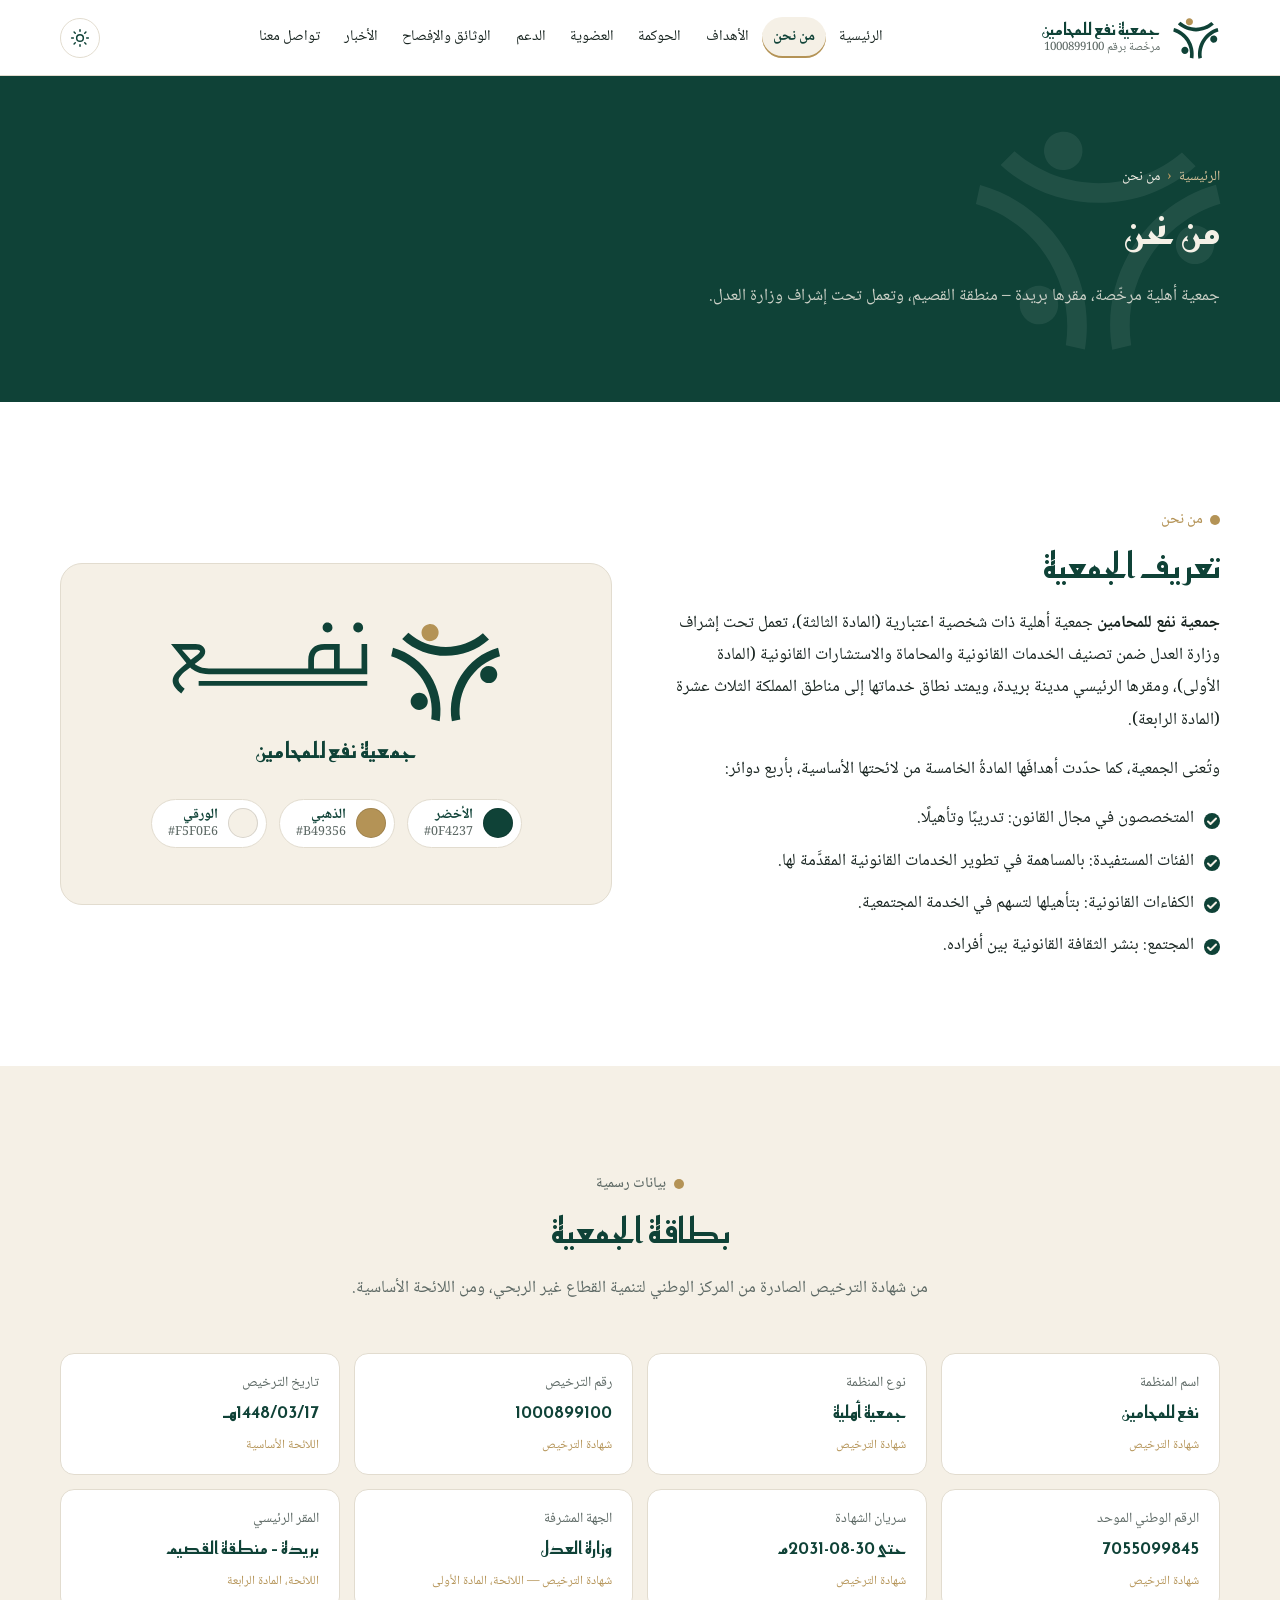
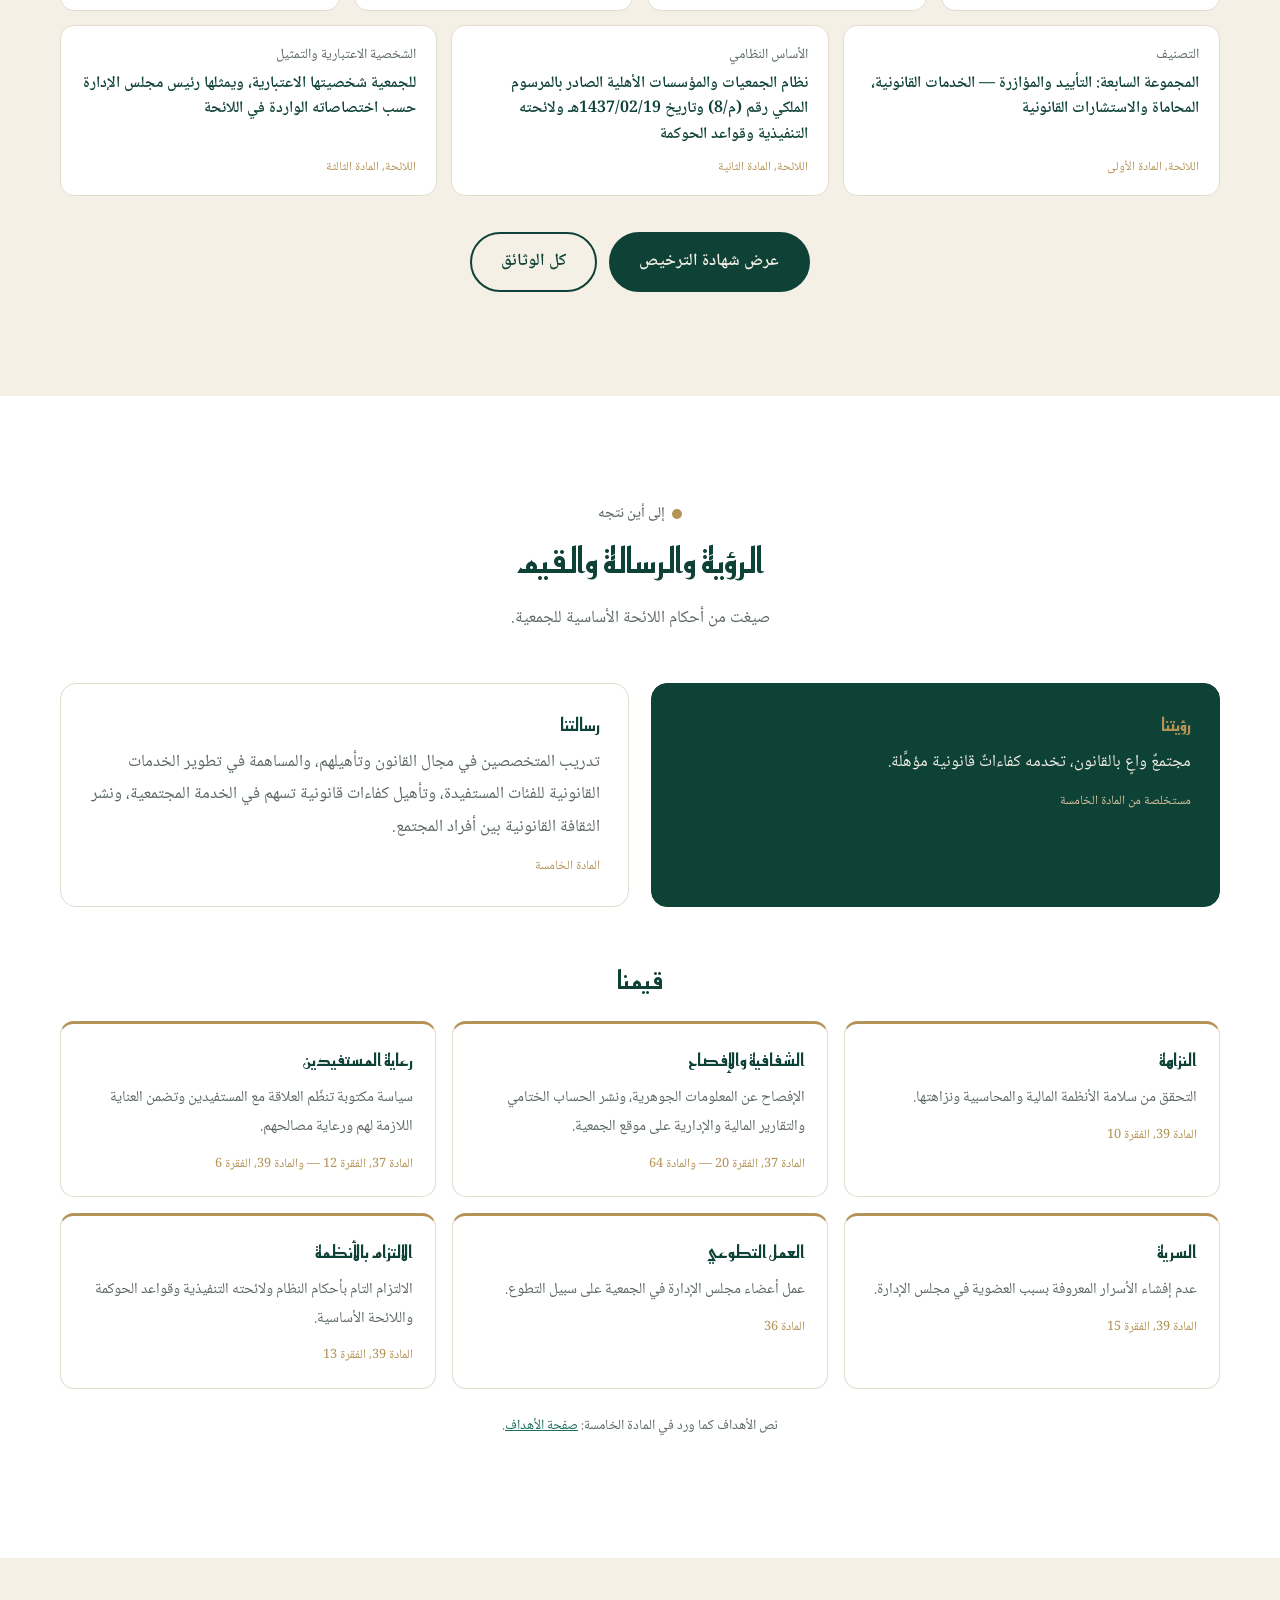
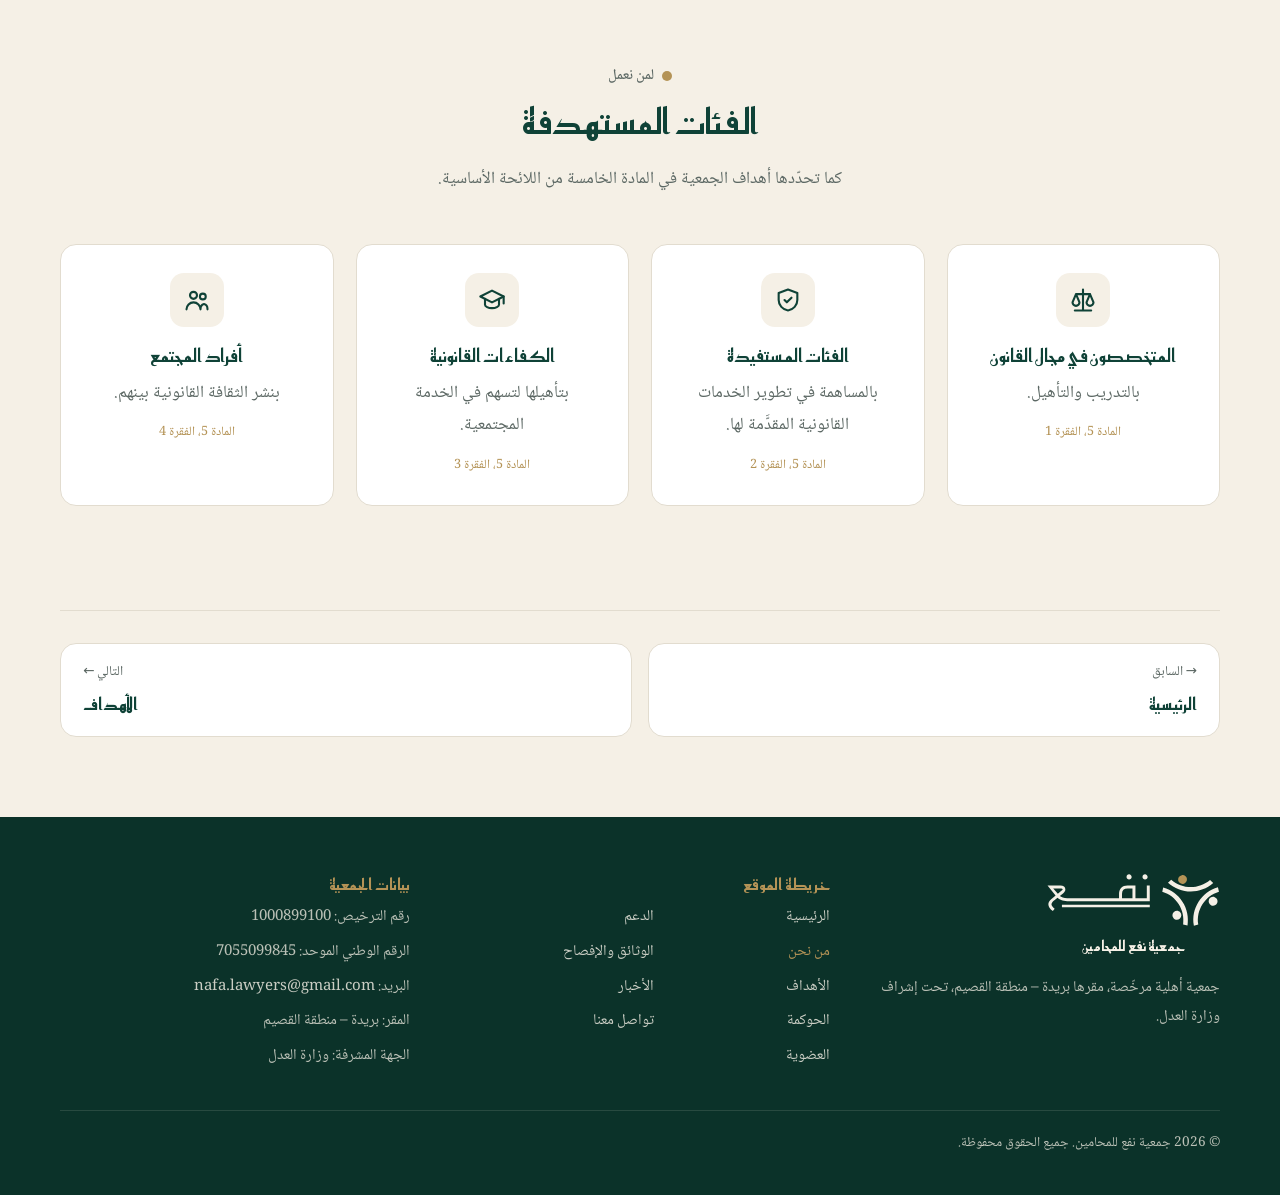
<file: about.html>
<!doctype html>
<html lang="ar" dir="rtl">
<head>
  <meta charset="utf-8">
  <meta name="viewport" content="width=device-width, initial-scale=1">
  <title>من نحن | جمعية نفع للمحامين</title>
  <meta name="description" content="تعرّف على جمعية نفع للمحامين: تعريفها، وبطاقتها الرسمية (ترخيص 1000899100، الرقم الوطني الموحد 7055099845)، ورؤيتها ورسالتها وقيمها المستندة إلى لائحتها الأساسية. جمعية أهلية مقرها بريدة تحت إشراف وزارة العدل.">
  <meta name="theme-color" content="#0f4237">
  <link rel="icon" href="assets/img/favicon.svg" type="image/svg+xml">
  <link rel="apple-touch-icon" href="assets/img/icon-180.png">
  <link rel="preconnect" href="https://fonts.googleapis.com">
  <link rel="preconnect" href="https://fonts.gstatic.com" crossorigin>
  <link href="https://fonts.googleapis.com/css2?family=Noto+Naskh+Arabic:wght@400;500;600;700&family=Reem+Kufi:wght@400;500;600;700&display=swap" rel="stylesheet">
  <link rel="stylesheet" href="assets/css/style.css">
  <script>try{var t=localStorage.getItem('nafa-theme');if(t)document.documentElement.dataset.theme=t}catch(e){}</script>
</head>
<body data-page="about.html">
  <!-- الترويسة والتذييل والتنقل تُولَّد من assets/js/layout.js -->
  <header id="site-header" class="site-header">
    <div class="container nav-bar">
      <a href="index.html" class="brand"><img src="assets/img/symbol.svg" alt="" width="48" height="44"><span class="brand-text"><b>جمعية نفع للمحامين</b></span></a>
    </div>
  </header>
  <noscript>
    <nav class="noscript-nav" aria-label="القائمة الرئيسية">
      <ul class="container">
        <li><a href="index.html">الرئيسية</a></li>
        <li><a href="about.html">من نحن</a></li>
        <li><a href="goals.html">الأهداف</a></li>
        <li><a href="governance.html">الحوكمة</a></li>
        <li><a href="membership.html">العضوية</a></li>
        <li><a href="support.html">الدعم</a></li>
        <li><a href="documents.html">الوثائق والإفصاح</a></li>
        <li><a href="news.html">الأخبار</a></li>
        <li><a href="contact.html">تواصل معنا</a></li>
      </ul>
    </nav>
  </noscript>

  <main id="main">
    <section class="page-hero">
      <div class="container">
        <h1>من نحن</h1>
        <p>جمعية أهلية مرخّصة، مقرها بريدة – منطقة القصيم، وتعمل تحت إشراف وزارة العدل.</p>
      </div>
    </section>

    <!-- التعريف -->
    <section id="idea" class="section">
      <div class="container two-col">
        <div>
          <p class="eyebrow">من نحن</p>
          <h2>تعريف الجمعية</h2>
          <p>
            <strong>جمعية نفع للمحامين</strong> جمعية أهلية ذات شخصية اعتبارية (المادة الثالثة)، تعمل تحت إشراف
            وزارة العدل ضمن تصنيف الخدمات القانونية والمحاماة والاستشارات القانونية (المادة الأولى)، ومقرها
            الرئيسي مدينة بريدة، ويمتد نطاق خدماتها إلى مناطق المملكة الثلاث عشرة (المادة الرابعة).
          </p>
          <p>وتُعنى الجمعية، كما حدّدت أهدافَها المادةُ الخامسة من لائحتها الأساسية، بأربع دوائر:</p>
          <ul class="check-list">
            <li>المتخصصون في مجال القانون: تدريبًا وتأهيلًا.</li>
            <li>الفئات المستفيدة: بالمساهمة في تطوير الخدمات القانونية المقدَّمة لها.</li>
            <li>الكفاءات القانونية: بتأهيلها لتسهم في الخدمة المجتمعية.</li>
            <li>المجتمع: بنشر الثقافة القانونية بين أفراده.</li>
          </ul>
        </div>
        <figure class="lockup-card">
          <div class="lockup">
            <img class="logo-light" src="assets/img/logo.svg" alt="" width="320" height="100">
            <img class="logo-dark" src="assets/img/logo-light.svg" alt="" width="320" height="100">
            <figcaption>جمعية نفع للمحامين</figcaption>
          </div>
          <ul class="swatches" aria-label="ألوان الهوية">
            <li style="--c:#0f4237"><b>الأخضر</b><span dir="ltr">#0F4237</span></li>
            <li style="--c:#b49356"><b>الذهبي</b><span dir="ltr">#B49356</span></li>
            <li style="--c:#f5f0e6"><b>الورقي</b><span dir="ltr">#F5F0E6</span></li>
          </ul>
        </figure>
      </div>
    </section>

    <!-- بطاقة الجمعية -->
    <section id="profile" class="section section-cream">
      <div class="container">
        <div class="section-head">
          <p class="eyebrow">بيانات رسمية</p>
          <h2>بطاقة الجمعية</h2>
          <p>من شهادة الترخيص الصادرة من المركز الوطني لتنمية القطاع غير الربحي، ومن اللائحة الأساسية.</p>
        </div>
        <dl class="profile">
          <div><dt>اسم المنظمة</dt><dd>نفع للمحامين</dd><small>شهادة الترخيص</small></div>
          <div><dt>نوع المنظمة</dt><dd>جمعية أهلية</dd><small>شهادة الترخيص</small></div>
          <div><dt>رقم الترخيص</dt><dd>1000899100</dd><small>شهادة الترخيص</small></div>
          <div><dt>تاريخ الترخيص</dt><dd>1448/03/17هـ</dd><small>اللائحة الأساسية</small></div>
          <div><dt>الرقم الوطني الموحد</dt><dd>7055099845</dd><small>شهادة الترخيص</small></div>
          <div><dt>سريان الشهادة</dt><dd>حتى 30-08-2031م</dd><small>شهادة الترخيص</small></div>
          <div><dt>الجهة المشرفة</dt><dd>وزارة العدل</dd><small>شهادة الترخيص — اللائحة، المادة الأولى</small></div>
          <div><dt>المقر الرئيسي</dt><dd>بريدة – منطقة القصيم</dd><small>اللائحة، المادة الرابعة</small></div>
        </dl>
        <dl class="profile profile-3">
          <div><dt>التصنيف</dt><dd>المجموعة السابعة: التأييد والمؤازرة — الخدمات القانونية، المحاماة والاستشارات القانونية</dd><small>اللائحة، المادة الأولى</small></div>
          <div><dt>الأساس النظامي</dt><dd>نظام الجمعيات والمؤسسات الأهلية الصادر بالمرسوم الملكي رقم (م/8) وتاريخ 1437/02/19هـ ولائحته التنفيذية وقواعد الحوكمة</dd><small>اللائحة، المادة الثانية</small></div>
          <div><dt>الشخصية الاعتبارية والتمثيل</dt><dd>للجمعية شخصيتها الاعتبارية، ويمثلها رئيس مجلس الإدارة حسب اختصاصاته الواردة في اللائحة</dd><small>اللائحة، المادة الثالثة</small></div>
        </dl>
        <p class="more-link">
          <a href="docs/license-certificate.pdf" class="btn" target="_blank" rel="noopener">عرض شهادة الترخيص</a>
          <a href="documents.html" class="btn btn-outline">كل الوثائق</a>
        </p>
      </div>
    </section>

    <!-- الرؤية والرسالة والقيم -->
    <section id="vision" class="section">
      <div class="container">
        <div class="section-head">
          <p class="eyebrow">إلى أين نتجه</p>
          <h2>الرؤية والرسالة والقيم</h2>
          <p>صيغت من أحكام اللائحة الأساسية للجمعية.</p>
        </div>
        <div class="cards cards-2">
          <article class="card card-green">
            <h3>رؤيتنا</h3>
            <p>مجتمعٌ واعٍ بالقانون، تخدمه كفاءاتٌ قانونية مؤهَّلة.</p>
            <small class="ref">مستخلصة من المادة الخامسة</small>
          </article>
          <article class="card">
            <h3>رسالتنا</h3>
            <p>تدريب المتخصصين في مجال القانون وتأهيلهم، والمساهمة في تطوير الخدمات القانونية للفئات المستفيدة، وتأهيل كفاءات قانونية تسهم في الخدمة المجتمعية، ونشر الثقافة القانونية بين أفراد المجتمع.</p>
            <small class="ref">المادة الخامسة</small>
          </article>
        </div>
        <h3 class="values-title">قيمنا</h3>
        <ul class="values">
          <li><b>النزاهة</b><p>التحقق من سلامة الأنظمة المالية والمحاسبية ونزاهتها.</p><small class="ref">المادة 39، الفقرة 10</small></li>
          <li><b>الشفافية والإفصاح</b><p>الإفصاح عن المعلومات الجوهرية، ونشر الحساب الختامي والتقارير المالية والإدارية على موقع الجمعية.</p><small class="ref">المادة 37، الفقرة 20 — والمادة 64</small></li>
          <li><b>رعاية المستفيدين</b><p>سياسة مكتوبة تنظّم العلاقة مع المستفيدين وتضمن العناية اللازمة لهم ورعاية مصالحهم.</p><small class="ref">المادة 37، الفقرة 12 — والمادة 39، الفقرة 6</small></li>
          <li><b>السرية</b><p>عدم إفشاء الأسرار المعروفة بسبب العضوية في مجلس الإدارة.</p><small class="ref">المادة 39، الفقرة 15</small></li>
          <li><b>العمل التطوعي</b><p>عمل أعضاء مجلس الإدارة في الجمعية على سبيل التطوع.</p><small class="ref">المادة 36</small></li>
          <li><b>الالتزام بالأنظمة</b><p>الالتزام التام بأحكام النظام ولائحته التنفيذية وقواعد الحوكمة واللائحة الأساسية.</p><small class="ref">المادة 39، الفقرة 13</small></li>
        </ul>
        <p class="source-note">نص الأهداف كما ورد في المادة الخامسة: <a href="goals.html">صفحة الأهداف</a>.</p>
      </div>
    </section>

    <!-- الفئات المستهدفة -->
    <section id="audience" class="section section-cream audience">
      <div class="container">
        <div class="section-head">
          <p class="eyebrow">لمن نعمل</p>
          <h2>الفئات المستهدفة</h2>
          <p>كما تحدّدها أهداف الجمعية في المادة الخامسة من اللائحة الأساسية.</p>
        </div>
        <div class="cards cards-4">
          <article class="card">
            <span class="icon"><svg viewBox="0 0 24 24" fill="none" stroke="currentColor" stroke-width="1.8" stroke-linecap="round" stroke-linejoin="round"><path d="M12 3v18M5 21h14M6 7l-3 7a3 3 0 0 0 6 0L6 7zm12 0l-3 7a3 3 0 0 0 6 0l-3-7zM6 7h12"/></svg></span>
            <h3>المتخصصون في مجال القانون</h3>
            <p>بالتدريب والتأهيل.</p>
            <small class="ref">المادة 5، الفقرة 1</small>
          </article>
          <article class="card">
            <span class="icon"><svg viewBox="0 0 24 24" fill="none" stroke="currentColor" stroke-width="1.8" stroke-linecap="round" stroke-linejoin="round"><path d="M12 3l8 3v6c0 4.5-3.4 8.3-8 9-4.6-.7-8-4.5-8-9V6l8-3z"/><path d="M9 12l2 2 4-4"/></svg></span>
            <h3>الفئات المستفيدة</h3>
            <p>بالمساهمة في تطوير الخدمات القانونية المقدَّمة لها.</p>
            <small class="ref">المادة 5، الفقرة 2</small>
          </article>
          <article class="card">
            <span class="icon"><svg viewBox="0 0 24 24" fill="none" stroke="currentColor" stroke-width="1.8" stroke-linecap="round" stroke-linejoin="round"><path d="M22 9L12 4 2 9l10 5 10-5z"/><path d="M6 11v5c0 1.5 2.7 3 6 3s6-1.5 6-3v-5M22 9v6"/></svg></span>
            <h3>الكفاءات القانونية</h3>
            <p>بتأهيلها لتسهم في الخدمة المجتمعية.</p>
            <small class="ref">المادة 5، الفقرة 3</small>
          </article>
          <article class="card">
            <span class="icon"><svg viewBox="0 0 24 24" fill="none" stroke="currentColor" stroke-width="1.8" stroke-linecap="round" stroke-linejoin="round"><circle cx="9" cy="8" r="3"/><circle cx="17" cy="9" r="2.5"/><path d="M3 20c0-3.3 2.7-6 6-6s6 2.7 6 6M15 20c0-2.3.9-4 3-4.5 2 .4 3 2 3 4.5"/></svg></span>
            <h3>أفراد المجتمع</h3>
            <p>بنشر الثقافة القانونية بينهم.</p>
            <small class="ref">المادة 5، الفقرة 4</small>
          </article>
        </div>
      </div>
    </section>

  </main>

  <footer id="site-footer" class="site-footer"></footer>

  <script src="assets/js/layout.js"></script>
  <script src="assets/js/main.js"></script>
</body>
</html>
</file>
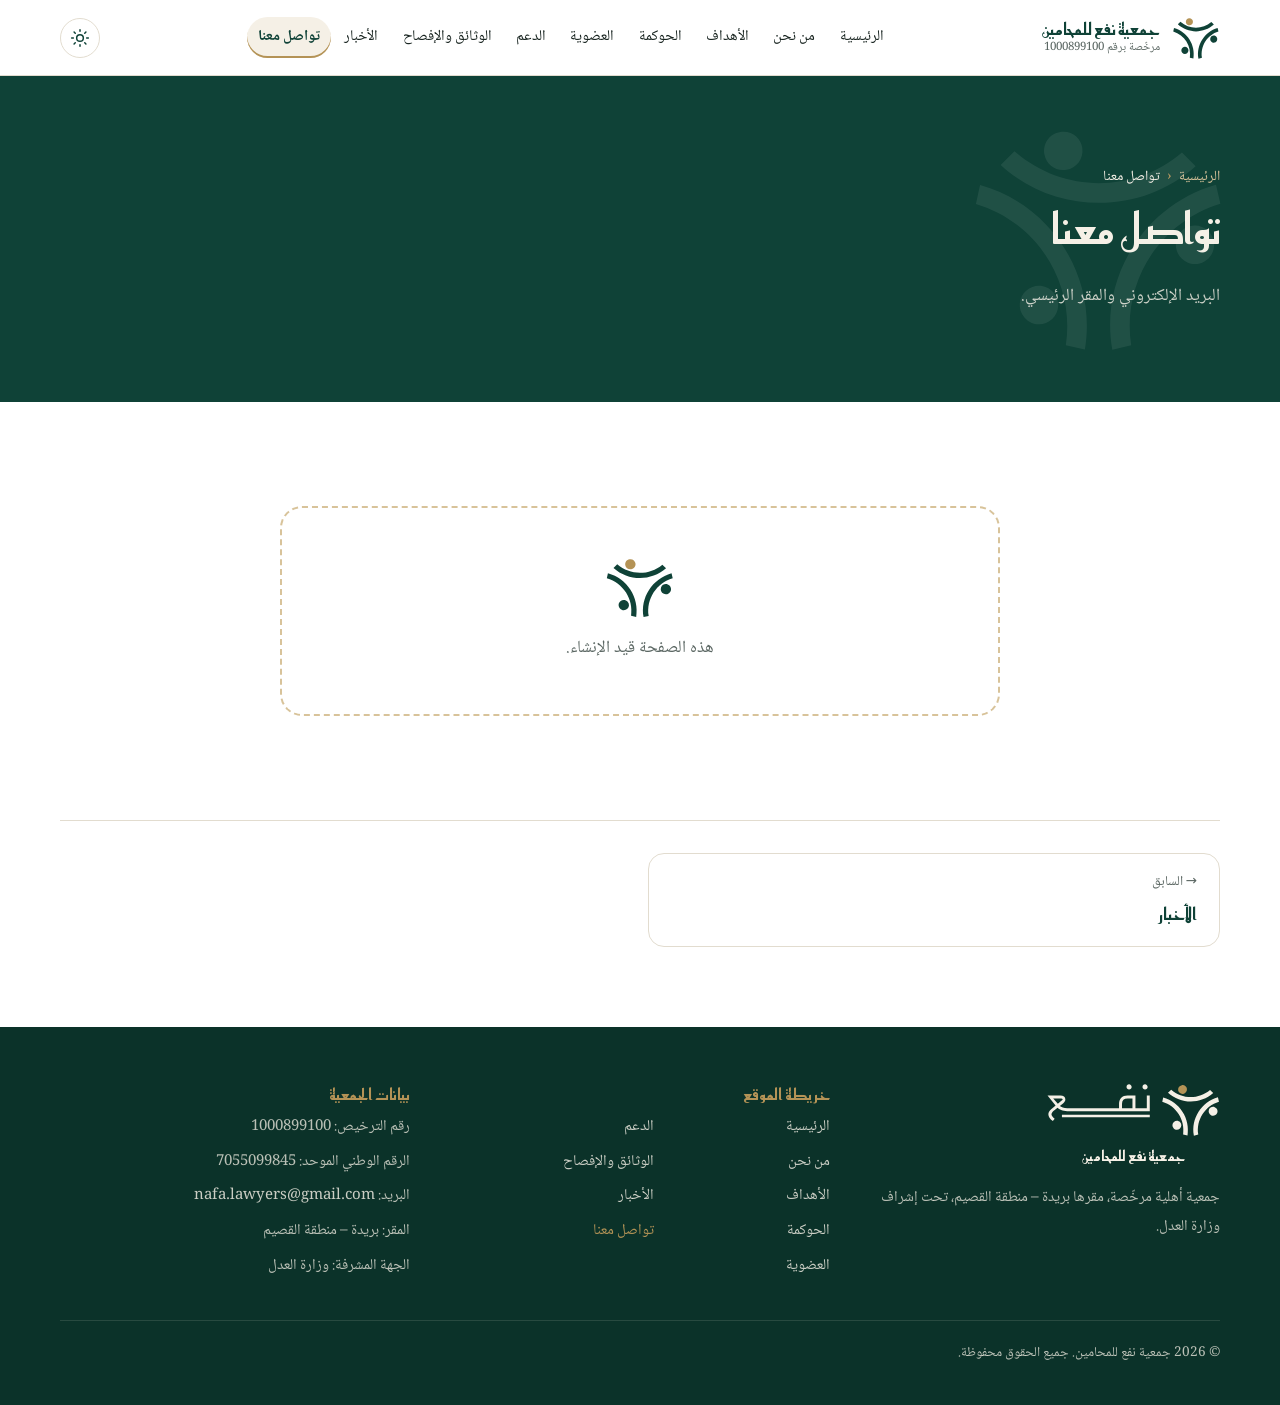
<file: contact.html>
<!doctype html>
<html lang="ar" dir="rtl">
<head>
  <meta charset="utf-8">
  <meta name="viewport" content="width=device-width, initial-scale=1">
  <title>تواصل معنا | جمعية نفع للمحامين</title>
  <meta name="description" content="تواصل مع جمعية نفع للمحامين عبر البريد الإلكتروني nafa.lawyers@gmail.com، والمقر الرئيسي في بريدة – منطقة القصيم.">
  <meta name="theme-color" content="#0f4237">
  <link rel="icon" href="assets/img/favicon.svg" type="image/svg+xml">
  <link rel="apple-touch-icon" href="assets/img/icon-180.png">
  <link rel="preconnect" href="https://fonts.googleapis.com">
  <link rel="preconnect" href="https://fonts.gstatic.com" crossorigin>
  <link href="https://fonts.googleapis.com/css2?family=Noto+Naskh+Arabic:wght@400;500;600;700&family=Reem+Kufi:wght@400;500;600;700&display=swap" rel="stylesheet">
  <link rel="stylesheet" href="assets/css/style.css">
  <script>try{var t=localStorage.getItem('nafa-theme');if(t)document.documentElement.dataset.theme=t}catch(e){}</script>
</head>
<body data-page="contact.html">
  <!-- الترويسة والتذييل والتنقل تُولَّد من assets/js/layout.js -->
  <header id="site-header" class="site-header">
    <div class="container nav-bar">
      <a href="index.html" class="brand"><img src="assets/img/symbol.svg" alt="" width="48" height="44"><span class="brand-text"><b>جمعية نفع للمحامين</b></span></a>
    </div>
  </header>
  <noscript>
    <nav class="noscript-nav" aria-label="القائمة الرئيسية">
      <ul class="container">
        <li><a href="index.html">الرئيسية</a></li>
        <li><a href="about.html">من نحن</a></li>
        <li><a href="goals.html">الأهداف</a></li>
        <li><a href="governance.html">الحوكمة</a></li>
        <li><a href="membership.html">العضوية</a></li>
        <li><a href="support.html">الدعم</a></li>
        <li><a href="documents.html">الوثائق والإفصاح</a></li>
        <li><a href="news.html">الأخبار</a></li>
        <li><a href="contact.html">تواصل معنا</a></li>
      </ul>
    </nav>
  </noscript>

  <main id="main">
    <section class="page-hero">
      <div class="container">
        <h1>تواصل معنا</h1>
        <p>البريد الإلكتروني والمقر الرئيسي.</p>
      </div>
    </section>

    <section class="section">
      <div class="container">
        <!-- TODO: محتوى الصفحة من content/nafa-facts.md -->
        <div class="construction">
          <img src="assets/img/symbol.svg" alt="" width="70" height="64">
          <p>هذه الصفحة قيد الإنشاء.</p>
        </div>
      </div>
    </section>
  </main>

  <footer id="site-footer" class="site-footer"></footer>

  <script src="assets/js/layout.js"></script>
  <script src="assets/js/main.js"></script>
</body>
</html>
</file>
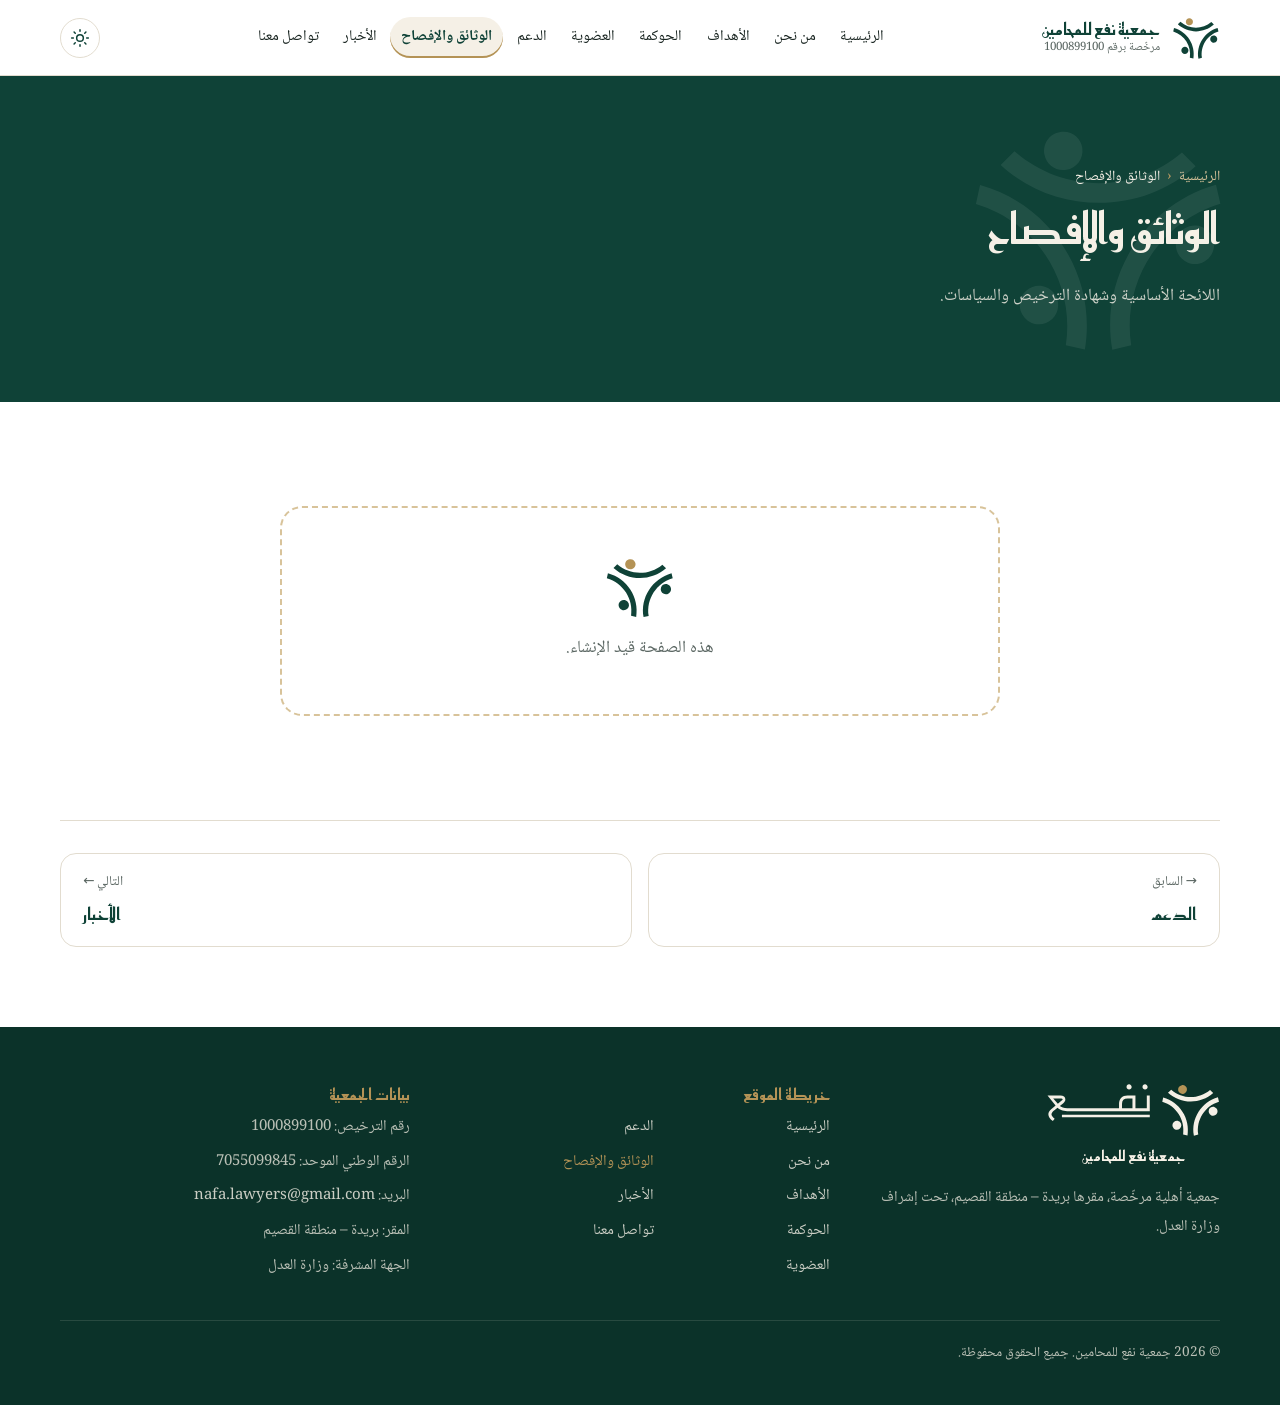
<file: documents.html>
<!doctype html>
<html lang="ar" dir="rtl">
<head>
  <meta charset="utf-8">
  <meta name="viewport" content="width=device-width, initial-scale=1">
  <title>الوثائق والإفصاح | جمعية نفع للمحامين</title>
  <meta name="description" content="اللائحة الأساسية لجمعية نفع للمحامين وشهادة ترخيصها وسياساتها.">
  <meta name="theme-color" content="#0f4237">
  <link rel="icon" href="assets/img/favicon.svg" type="image/svg+xml">
  <link rel="apple-touch-icon" href="assets/img/icon-180.png">
  <link rel="preconnect" href="https://fonts.googleapis.com">
  <link rel="preconnect" href="https://fonts.gstatic.com" crossorigin>
  <link href="https://fonts.googleapis.com/css2?family=Noto+Naskh+Arabic:wght@400;500;600;700&family=Reem+Kufi:wght@400;500;600;700&display=swap" rel="stylesheet">
  <link rel="stylesheet" href="assets/css/style.css">
  <script>try{var t=localStorage.getItem('nafa-theme');if(t)document.documentElement.dataset.theme=t}catch(e){}</script>
</head>
<body data-page="documents.html">
  <!-- الترويسة والتذييل والتنقل تُولَّد من assets/js/layout.js -->
  <header id="site-header" class="site-header">
    <div class="container nav-bar">
      <a href="index.html" class="brand"><img src="assets/img/symbol.svg" alt="" width="48" height="44"><span class="brand-text"><b>جمعية نفع للمحامين</b></span></a>
    </div>
  </header>
  <noscript>
    <nav class="noscript-nav" aria-label="القائمة الرئيسية">
      <ul class="container">
        <li><a href="index.html">الرئيسية</a></li>
        <li><a href="about.html">من نحن</a></li>
        <li><a href="goals.html">الأهداف</a></li>
        <li><a href="governance.html">الحوكمة</a></li>
        <li><a href="membership.html">العضوية</a></li>
        <li><a href="support.html">الدعم</a></li>
        <li><a href="documents.html">الوثائق والإفصاح</a></li>
        <li><a href="news.html">الأخبار</a></li>
        <li><a href="contact.html">تواصل معنا</a></li>
      </ul>
    </nav>
  </noscript>

  <main id="main">
    <section class="page-hero">
      <div class="container">
        <h1>الوثائق والإفصاح</h1>
        <p>اللائحة الأساسية وشهادة الترخيص والسياسات.</p>
      </div>
    </section>

    <section class="section">
      <div class="container">
        <!-- TODO: محتوى الصفحة من content/nafa-facts.md -->
        <div class="construction">
          <img src="assets/img/symbol.svg" alt="" width="70" height="64">
          <p>هذه الصفحة قيد الإنشاء.</p>
        </div>
      </div>
    </section>
  </main>

  <footer id="site-footer" class="site-footer"></footer>

  <script src="assets/js/layout.js"></script>
  <script src="assets/js/main.js"></script>
</body>
</html>
</file>
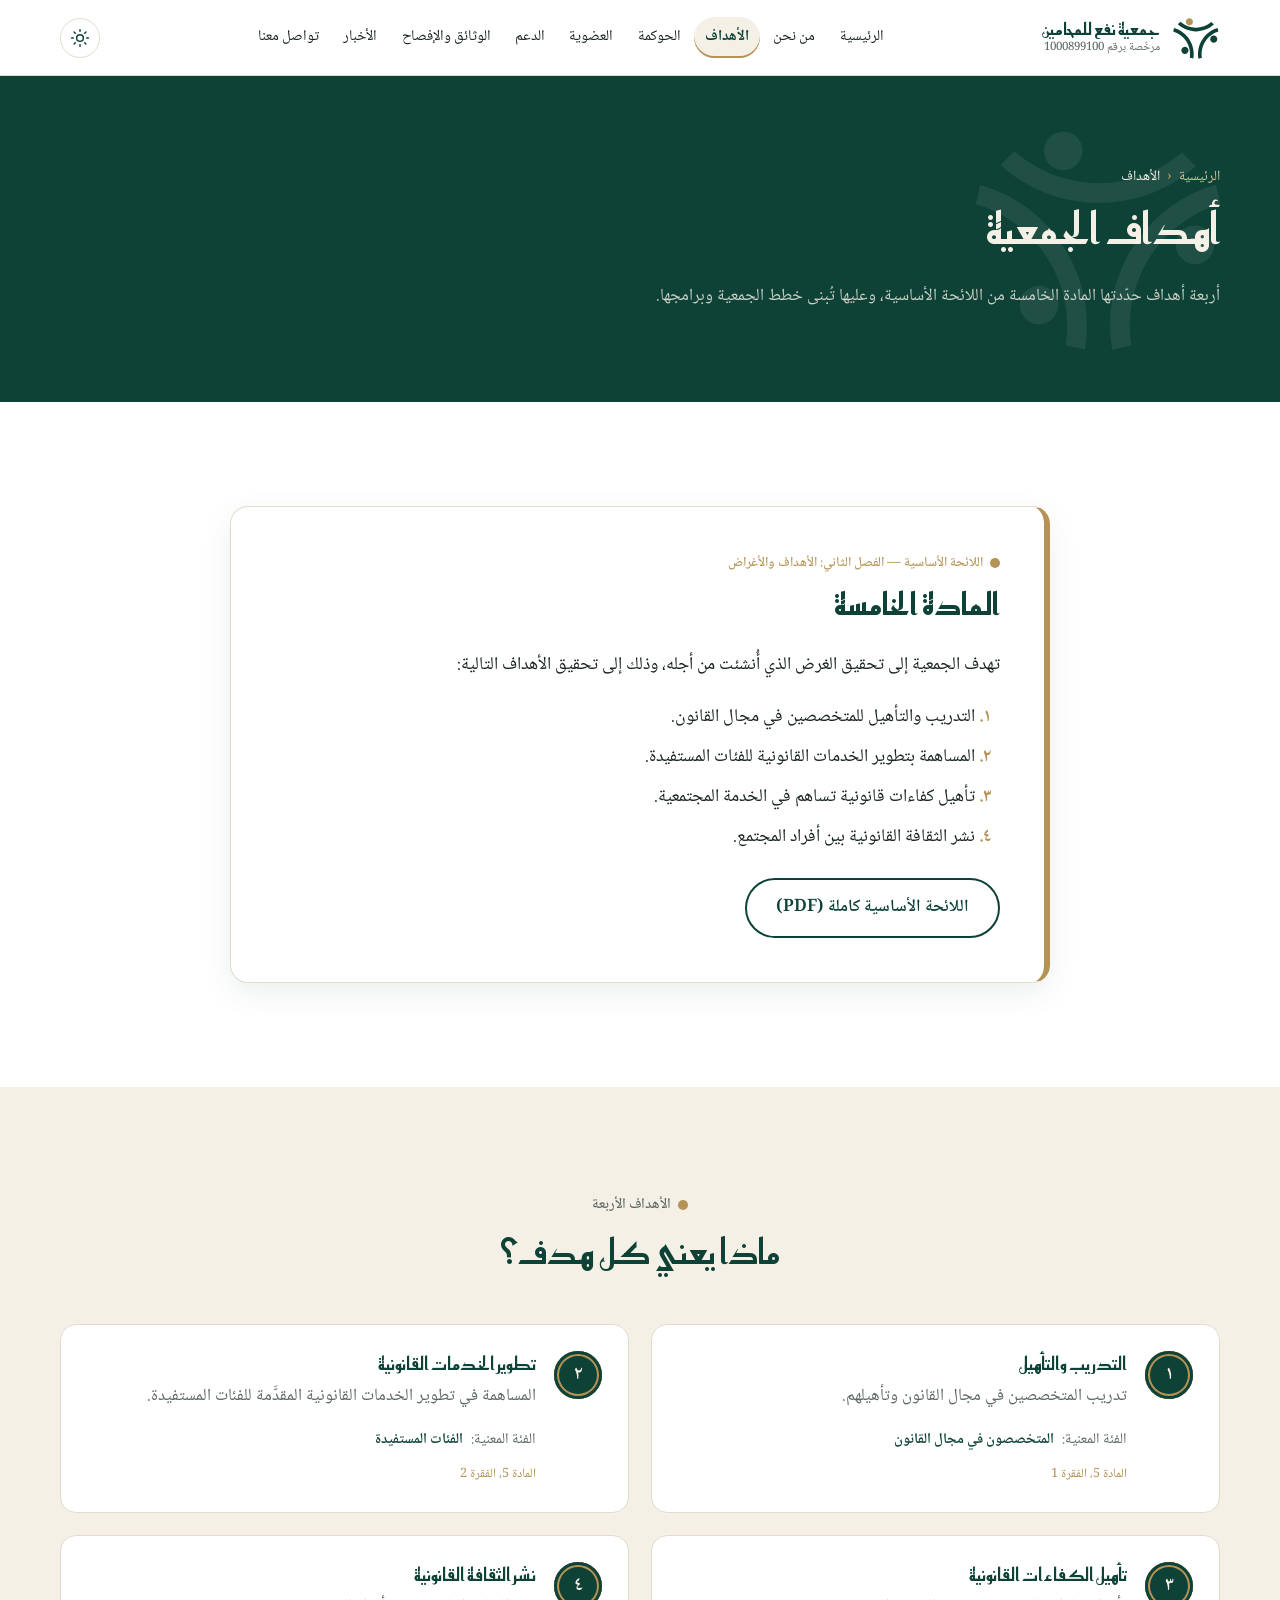
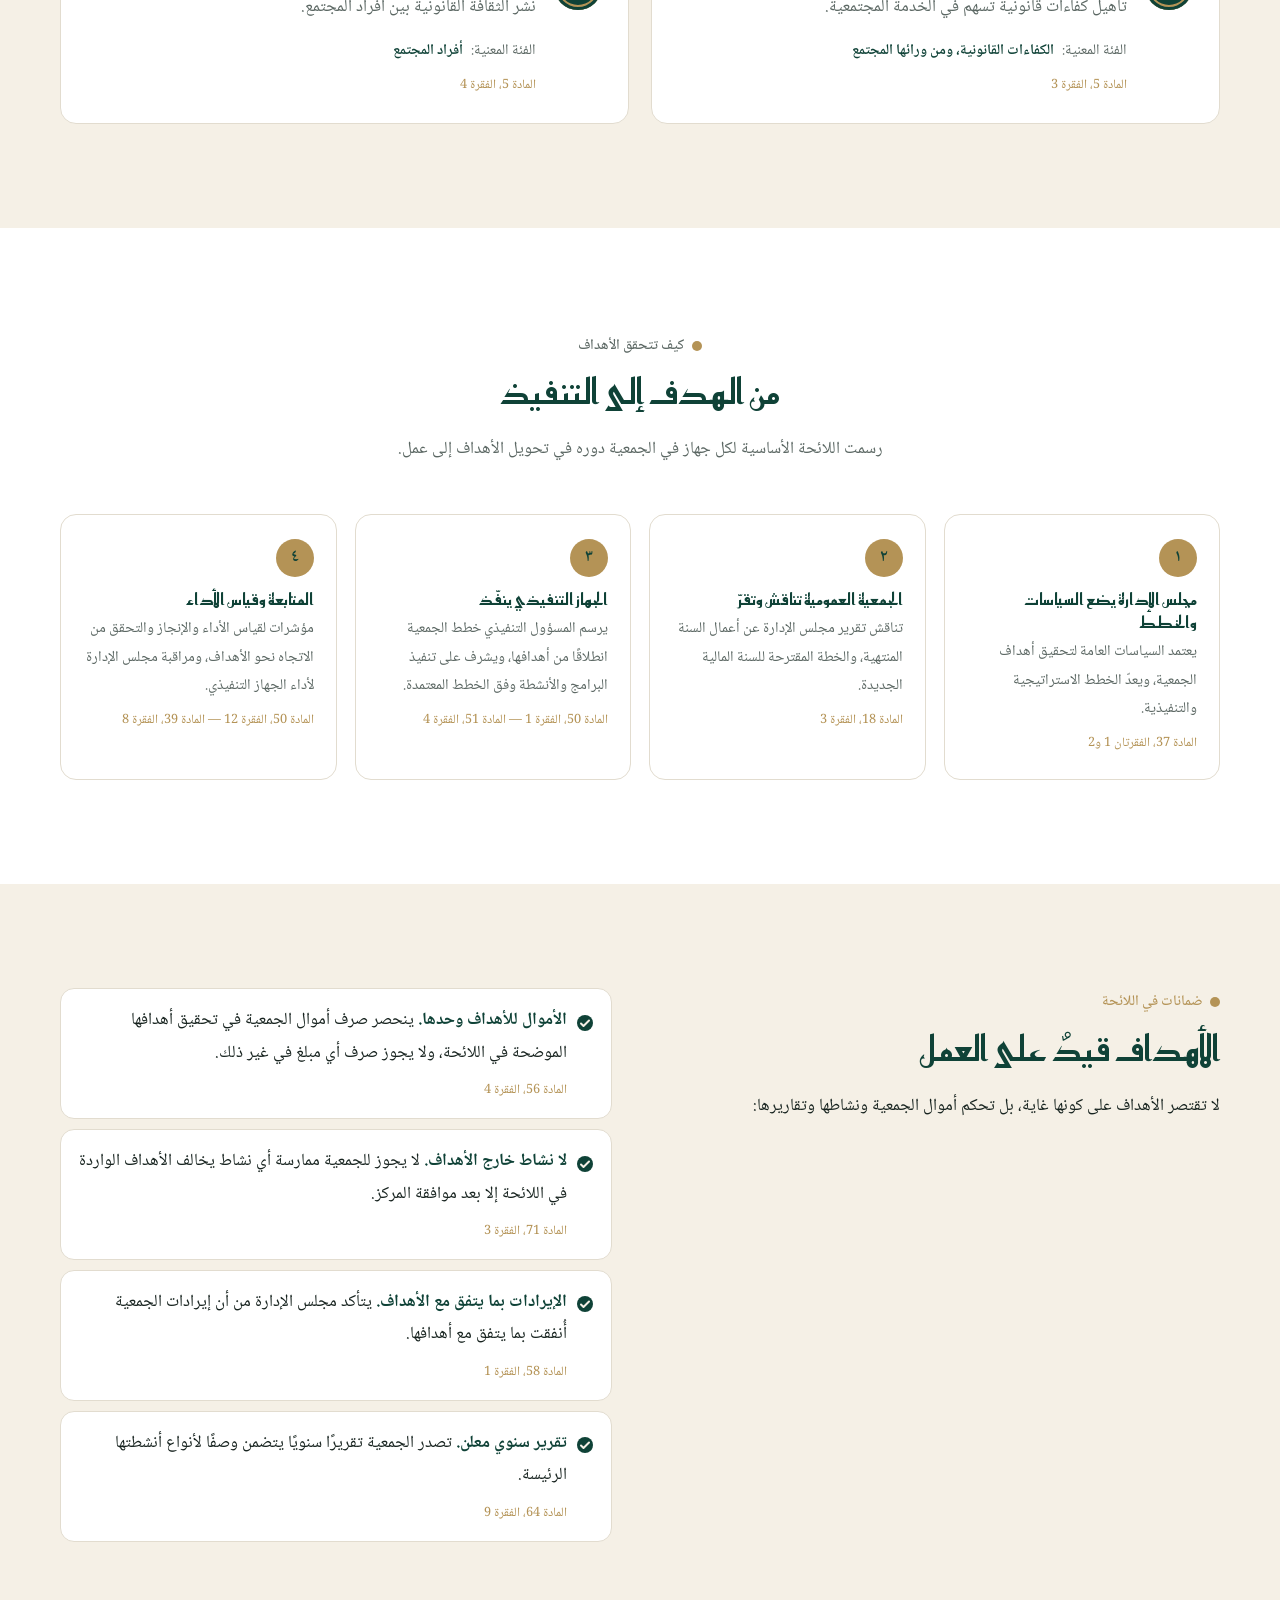
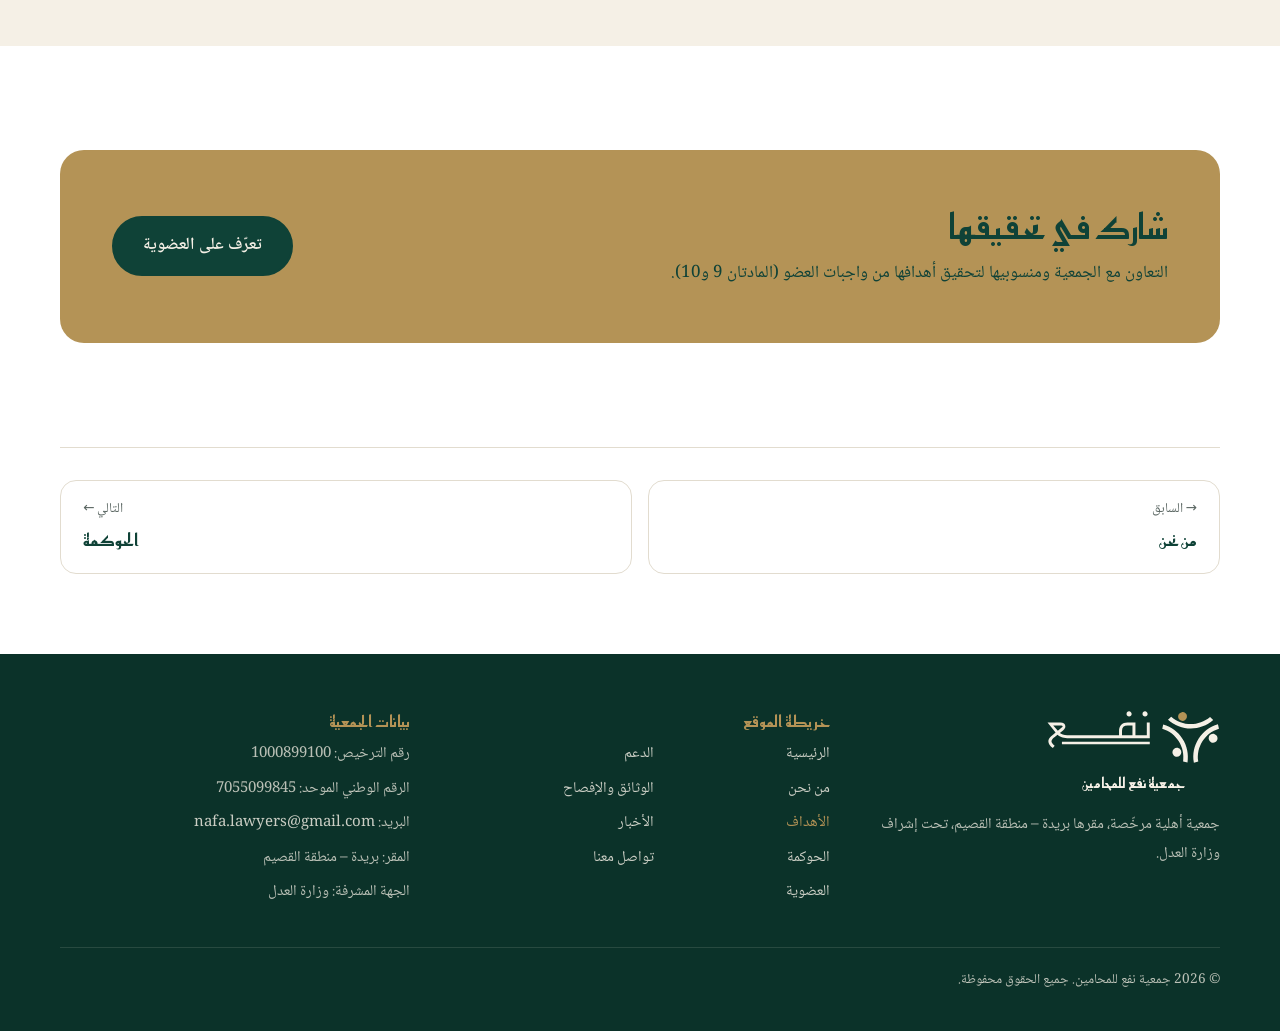
<file: goals.html>
<!doctype html>
<html lang="ar" dir="rtl">
<head>
  <meta charset="utf-8">
  <meta name="viewport" content="width=device-width, initial-scale=1">
  <title>أهداف الجمعية | جمعية نفع للمحامين</title>
  <meta name="description" content="أهداف جمعية نفع للمحامين الأربعة كما وردت في المادة الخامسة من لائحتها الأساسية، وكيف تتحول إلى خطط وبرامج، والضوابط التي تربط أموال الجمعية ونشاطها بأهدافها.">
  <meta name="theme-color" content="#0f4237">
  <link rel="icon" href="assets/img/favicon.svg" type="image/svg+xml">
  <link rel="apple-touch-icon" href="assets/img/icon-180.png">
  <link rel="preconnect" href="https://fonts.googleapis.com">
  <link rel="preconnect" href="https://fonts.gstatic.com" crossorigin>
  <link href="https://fonts.googleapis.com/css2?family=Noto+Naskh+Arabic:wght@400;500;600;700&family=Reem+Kufi:wght@400;500;600;700&display=swap" rel="stylesheet">
  <link rel="stylesheet" href="assets/css/style.css">
  <script>try{var t=localStorage.getItem('nafa-theme');if(t)document.documentElement.dataset.theme=t}catch(e){}</script>
</head>
<body data-page="goals.html">
  <!-- الترويسة والتذييل والتنقل تُولَّد من assets/js/layout.js -->
  <header id="site-header" class="site-header">
    <div class="container nav-bar">
      <a href="index.html" class="brand"><img src="assets/img/symbol.svg" alt="" width="48" height="44"><span class="brand-text"><b>جمعية نفع للمحامين</b></span></a>
    </div>
  </header>
  <noscript>
    <nav class="noscript-nav" aria-label="القائمة الرئيسية">
      <ul class="container">
        <li><a href="index.html">الرئيسية</a></li>
        <li><a href="about.html">من نحن</a></li>
        <li><a href="goals.html">الأهداف</a></li>
        <li><a href="governance.html">الحوكمة</a></li>
        <li><a href="membership.html">العضوية</a></li>
        <li><a href="support.html">الدعم</a></li>
        <li><a href="documents.html">الوثائق والإفصاح</a></li>
        <li><a href="news.html">الأخبار</a></li>
        <li><a href="contact.html">تواصل معنا</a></li>
      </ul>
    </nav>
  </noscript>

  <main id="main">
    <section class="page-hero">
      <div class="container">
        <h1>أهداف الجمعية</h1>
        <p>أربعة أهداف حدّدتها المادة الخامسة من اللائحة الأساسية، وعليها تُبنى خطط الجمعية وبرامجها.</p>
      </div>
    </section>

    <!-- نص المادة -->
    <section id="article-5" class="section">
      <div class="container">
        <figure class="bylaw-quote">
          <figcaption><span class="eyebrow">اللائحة الأساسية — الفصل الثاني: الأهداف والأغراض</span><b>المادة الخامسة</b></figcaption>
          <blockquote>
            <p>تهدف الجمعية إلى تحقيق الغرض الذي أُنشئت من أجله، وذلك إلى تحقيق الأهداف التالية:</p>
            <ol>
              <li>التدريب والتأهيل للمتخصصين في مجال القانون.</li>
              <li>المساهمة بتطوير الخدمات القانونية للفئات المستفيدة.</li>
              <li>تأهيل كفاءات قانونية تساهم في الخدمة المجتمعية.</li>
              <li>نشر الثقافة القانونية بين أفراد المجتمع.</li>
            </ol>
          </blockquote>
          <a href="docs/bylaws-nafa.pdf" class="btn btn-outline" target="_blank" rel="noopener">اللائحة الأساسية كاملة (PDF)</a>
        </figure>
      </div>
    </section>

    <!-- الأهداف بالتفصيل -->
    <section id="goals" class="section section-cream">
      <div class="container">
        <div class="section-head">
          <p class="eyebrow">الأهداف الأربعة</p>
          <h2>ماذا يعني كل هدف؟</h2>
        </div>
        <ol class="goals goals-detail">
          <li><div>
            <h3>التدريب والتأهيل</h3>
            <p>تدريب المتخصصين في مجال القانون وتأهيلهم.</p>
            <dl><dt>الفئة المعنية</dt><dd>المتخصصون في مجال القانون</dd></dl>
            <small class="ref">المادة 5، الفقرة 1</small>
          </div></li>
          <li><div>
            <h3>تطوير الخدمات القانونية</h3>
            <p>المساهمة في تطوير الخدمات القانونية المقدَّمة للفئات المستفيدة.</p>
            <dl><dt>الفئة المعنية</dt><dd>الفئات المستفيدة</dd></dl>
            <small class="ref">المادة 5، الفقرة 2</small>
          </div></li>
          <li><div>
            <h3>تأهيل الكفاءات القانونية</h3>
            <p>تأهيل كفاءات قانونية تسهم في الخدمة المجتمعية.</p>
            <dl><dt>الفئة المعنية</dt><dd>الكفاءات القانونية، ومن ورائها المجتمع</dd></dl>
            <small class="ref">المادة 5، الفقرة 3</small>
          </div></li>
          <li><div>
            <h3>نشر الثقافة القانونية</h3>
            <p>نشر الثقافة القانونية بين أفراد المجتمع.</p>
            <dl><dt>الفئة المعنية</dt><dd>أفراد المجتمع</dd></dl>
            <small class="ref">المادة 5، الفقرة 4</small>
          </div></li>
        </ol>
        <!-- TODO: برامج كل هدف ومؤشراته — لا توجد في content/nafa-facts.md بعد -->
      </div>
    </section>

    <!-- من الهدف إلى التنفيذ -->
    <section id="execution" class="section">
      <div class="container">
        <div class="section-head">
          <p class="eyebrow">كيف تتحقق الأهداف</p>
          <h2>من الهدف إلى التنفيذ</h2>
          <p>رسمت اللائحة الأساسية لكل جهاز في الجمعية دوره في تحويل الأهداف إلى عمل.</p>
        </div>
        <ol class="steps steps-ref">
          <li>
            <h3>مجلس الإدارة يضع السياسات والخطط</h3>
            <p>يعتمد السياسات العامة لتحقيق أهداف الجمعية، ويعدّ الخطط الاستراتيجية والتنفيذية.</p>
            <small class="ref">المادة 37، الفقرتان 1 و2</small>
          </li>
          <li>
            <h3>الجمعية العمومية تناقش وتقرّ</h3>
            <p>تناقش تقرير مجلس الإدارة عن أعمال السنة المنتهية، والخطة المقترحة للسنة المالية الجديدة.</p>
            <small class="ref">المادة 18، الفقرة 3</small>
          </li>
          <li>
            <h3>الجهاز التنفيذي ينفّذ</h3>
            <p>يرسم المسؤول التنفيذي خطط الجمعية انطلاقًا من أهدافها، ويشرف على تنفيذ البرامج والأنشطة وفق الخطط المعتمدة.</p>
            <small class="ref">المادة 50، الفقرة 1 — المادة 51، الفقرة 4</small>
          </li>
          <li>
            <h3>المتابعة وقياس الأداء</h3>
            <p>مؤشرات لقياس الأداء والإنجاز والتحقق من الاتجاه نحو الأهداف، ومراقبة مجلس الإدارة لأداء الجهاز التنفيذي.</p>
            <small class="ref">المادة 50، الفقرة 12 — المادة 39، الفقرة 8</small>
          </li>
        </ol>
      </div>
    </section>

    <!-- الضوابط -->
    <section id="safeguards" class="section section-cream">
      <div class="container two-col align-start">
        <div>
          <p class="eyebrow">ضمانات في اللائحة</p>
          <h2>الأهداف قيدٌ على العمل</h2>
          <p>لا تقتصر الأهداف على كونها غاية، بل تحكم أموال الجمعية ونشاطها وتقاريرها:</p>
        </div>
        <ul class="check-list guard-list">
          <li><div><b>الأموال للأهداف وحدها.</b> ينحصر صرف أموال الجمعية في تحقيق أهدافها الموضحة في اللائحة، ولا يجوز صرف أي مبلغ في غير ذلك.<small class="ref">المادة 56، الفقرة 4</small></div></li>
          <li><div><b>لا نشاط خارج الأهداف.</b> لا يجوز للجمعية ممارسة أي نشاط يخالف الأهداف الواردة في اللائحة إلا بعد موافقة المركز.<small class="ref">المادة 71، الفقرة 3</small></div></li>
          <li><div><b>الإيرادات بما يتفق مع الأهداف.</b> يتأكد مجلس الإدارة من أن إيرادات الجمعية أُنفقت بما يتفق مع أهدافها.<small class="ref">المادة 58، الفقرة 1</small></div></li>
          <li><div><b>تقرير سنوي معلن.</b> تصدر الجمعية تقريرًا سنويًا يتضمن وصفًا لأنواع أنشطتها الرئيسة.<small class="ref">المادة 64، الفقرة 9</small></div></li>
        </ul>
      </div>
    </section>

    <!-- دعوة -->
    <section class="section">
      <div class="container">
        <div class="cta-band">
          <div>
            <h2>شارك في تحقيقها</h2>
            <p>التعاون مع الجمعية ومنسوبيها لتحقيق أهدافها من واجبات العضو (المادتان 9 و10).</p>
          </div>
          <a href="membership.html" class="btn">تعرّف على العضوية</a>
        </div>
      </div>
    </section>
  </main>

  <footer id="site-footer" class="site-footer"></footer>

  <script src="assets/js/layout.js"></script>
  <script src="assets/js/main.js"></script>
</body>
</html>
</file>
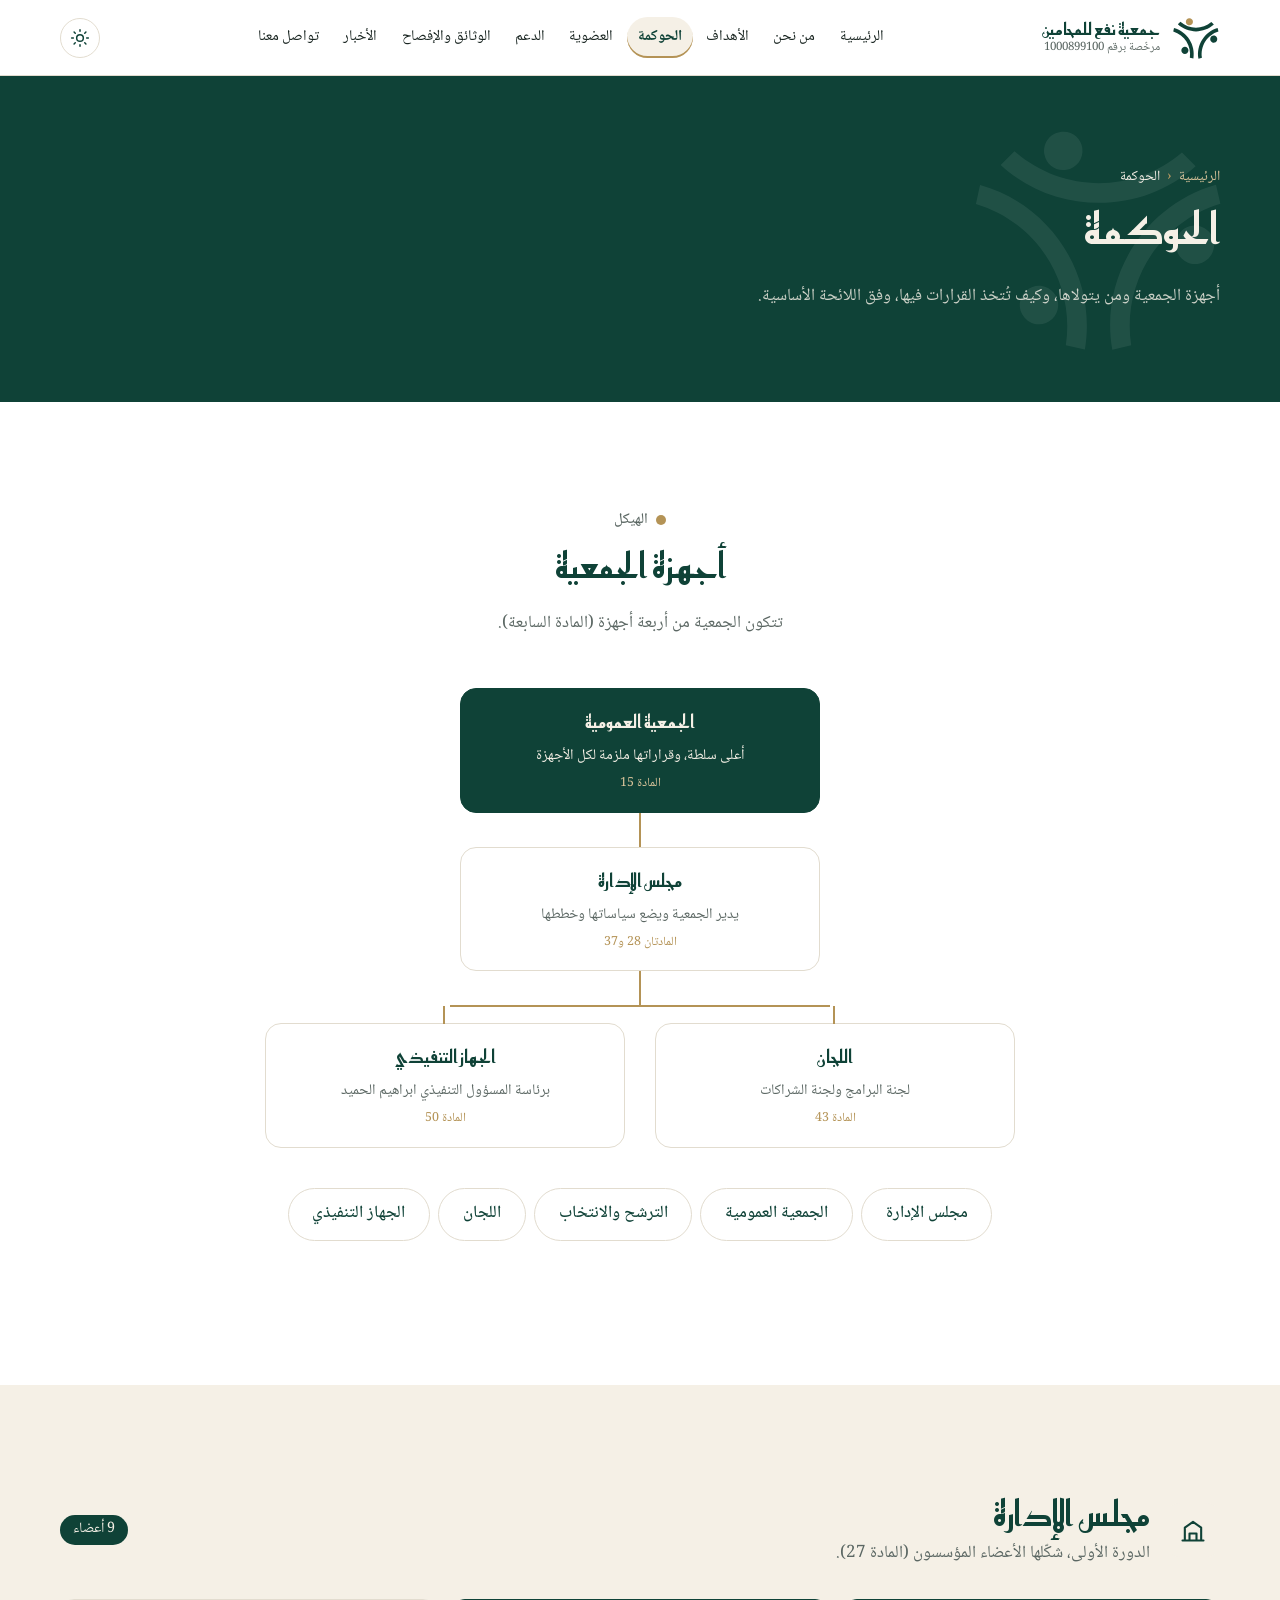
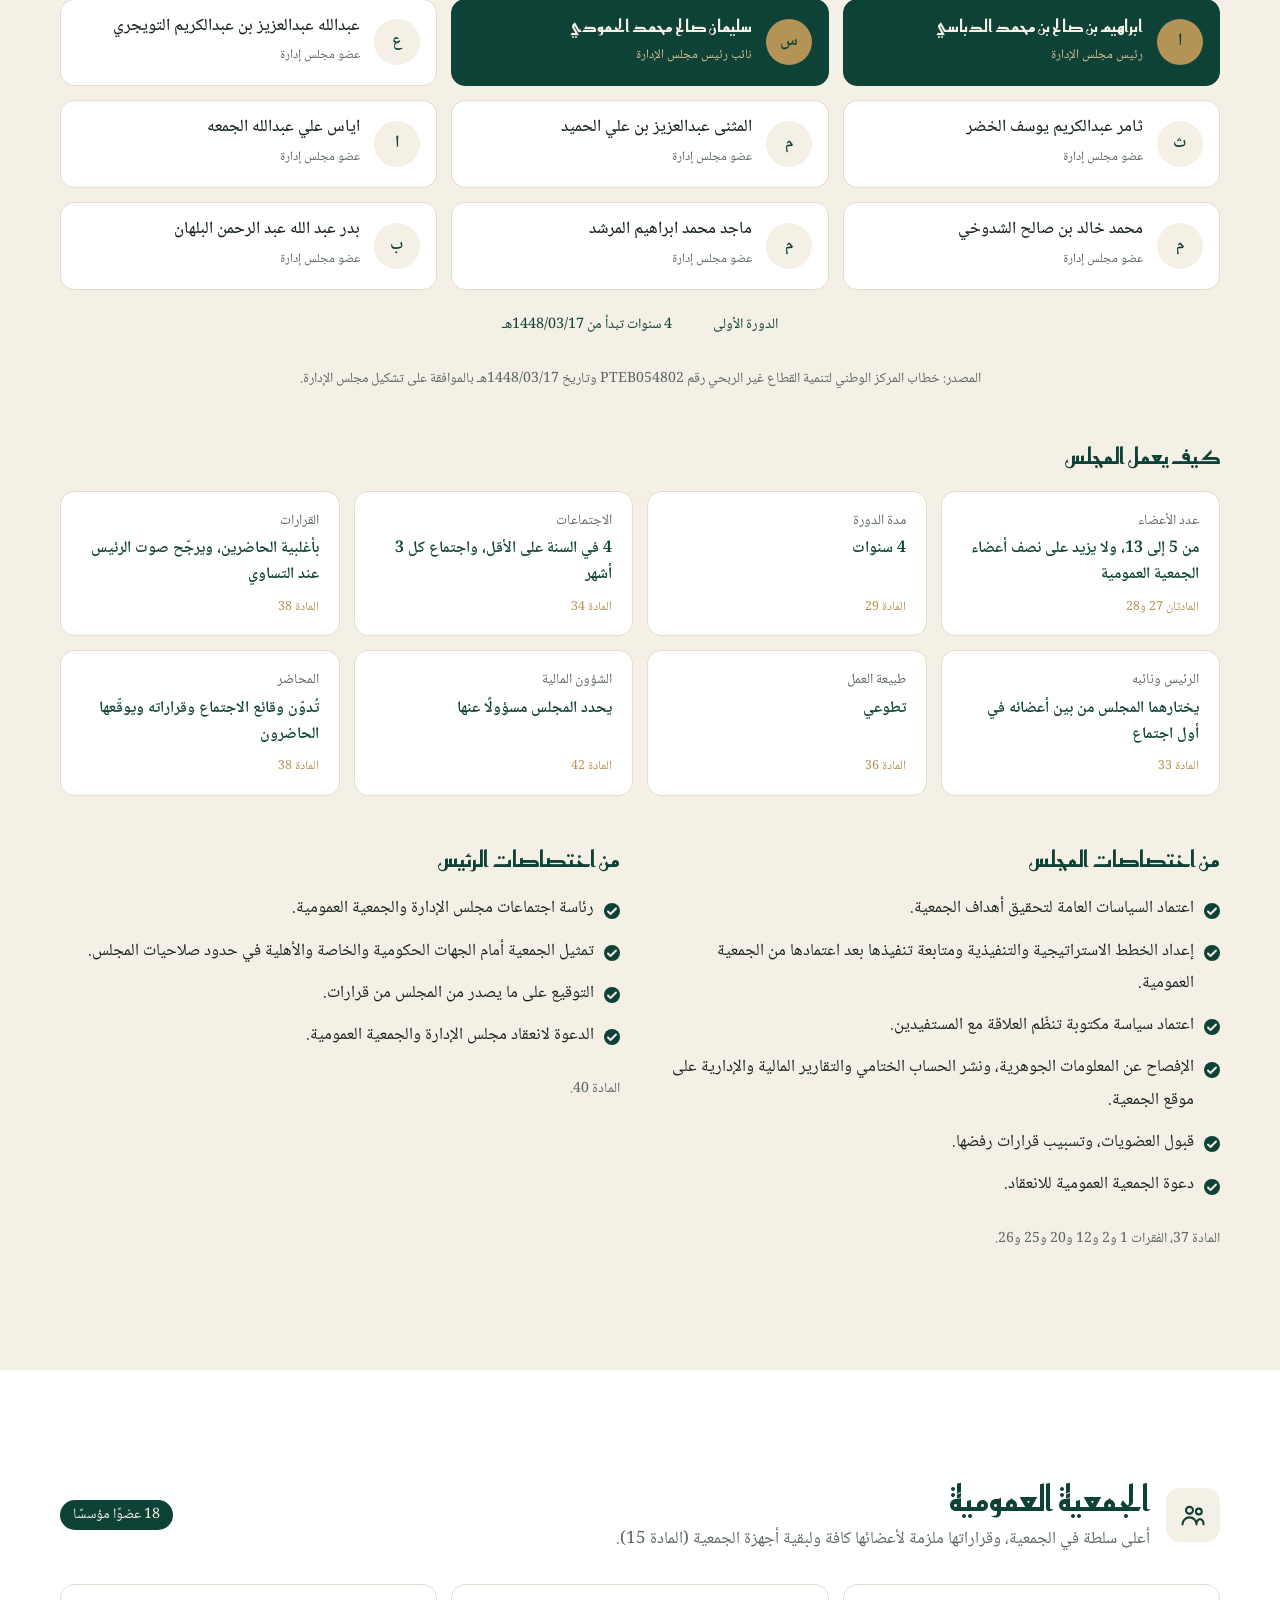
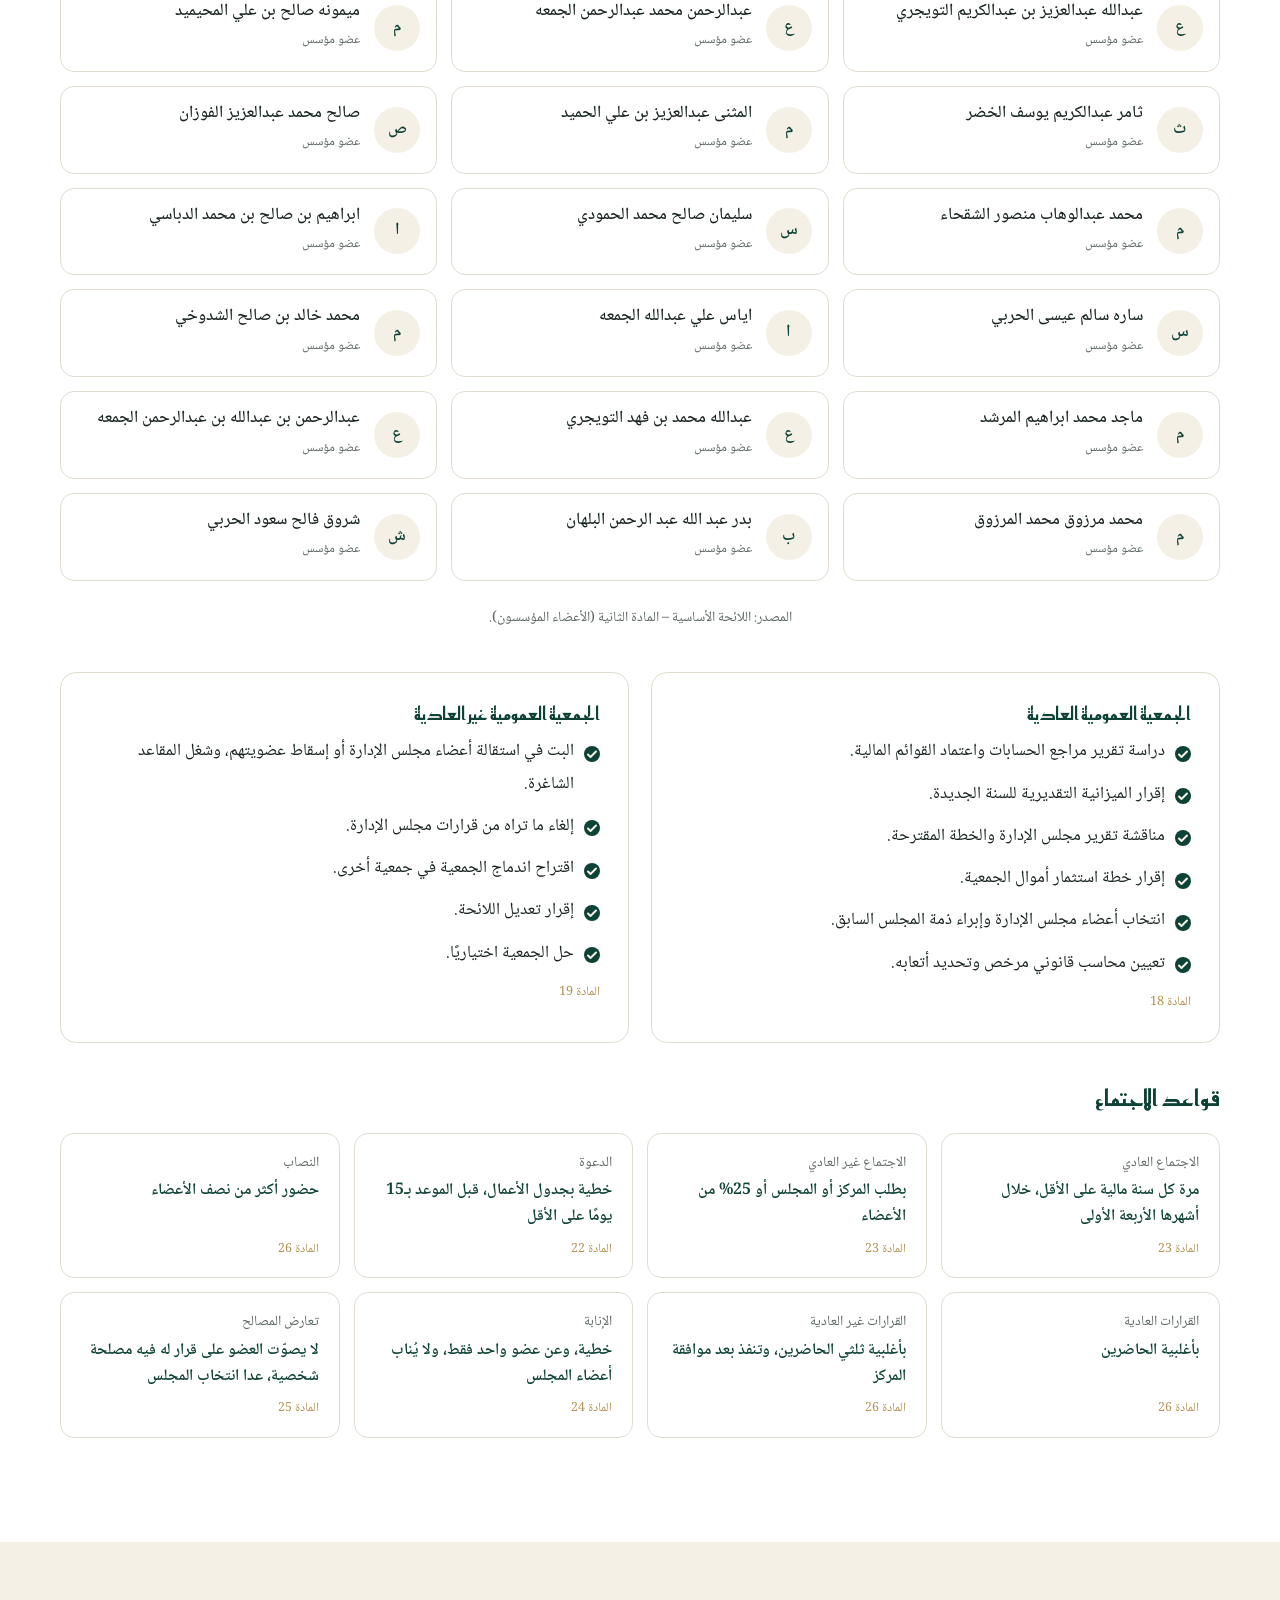
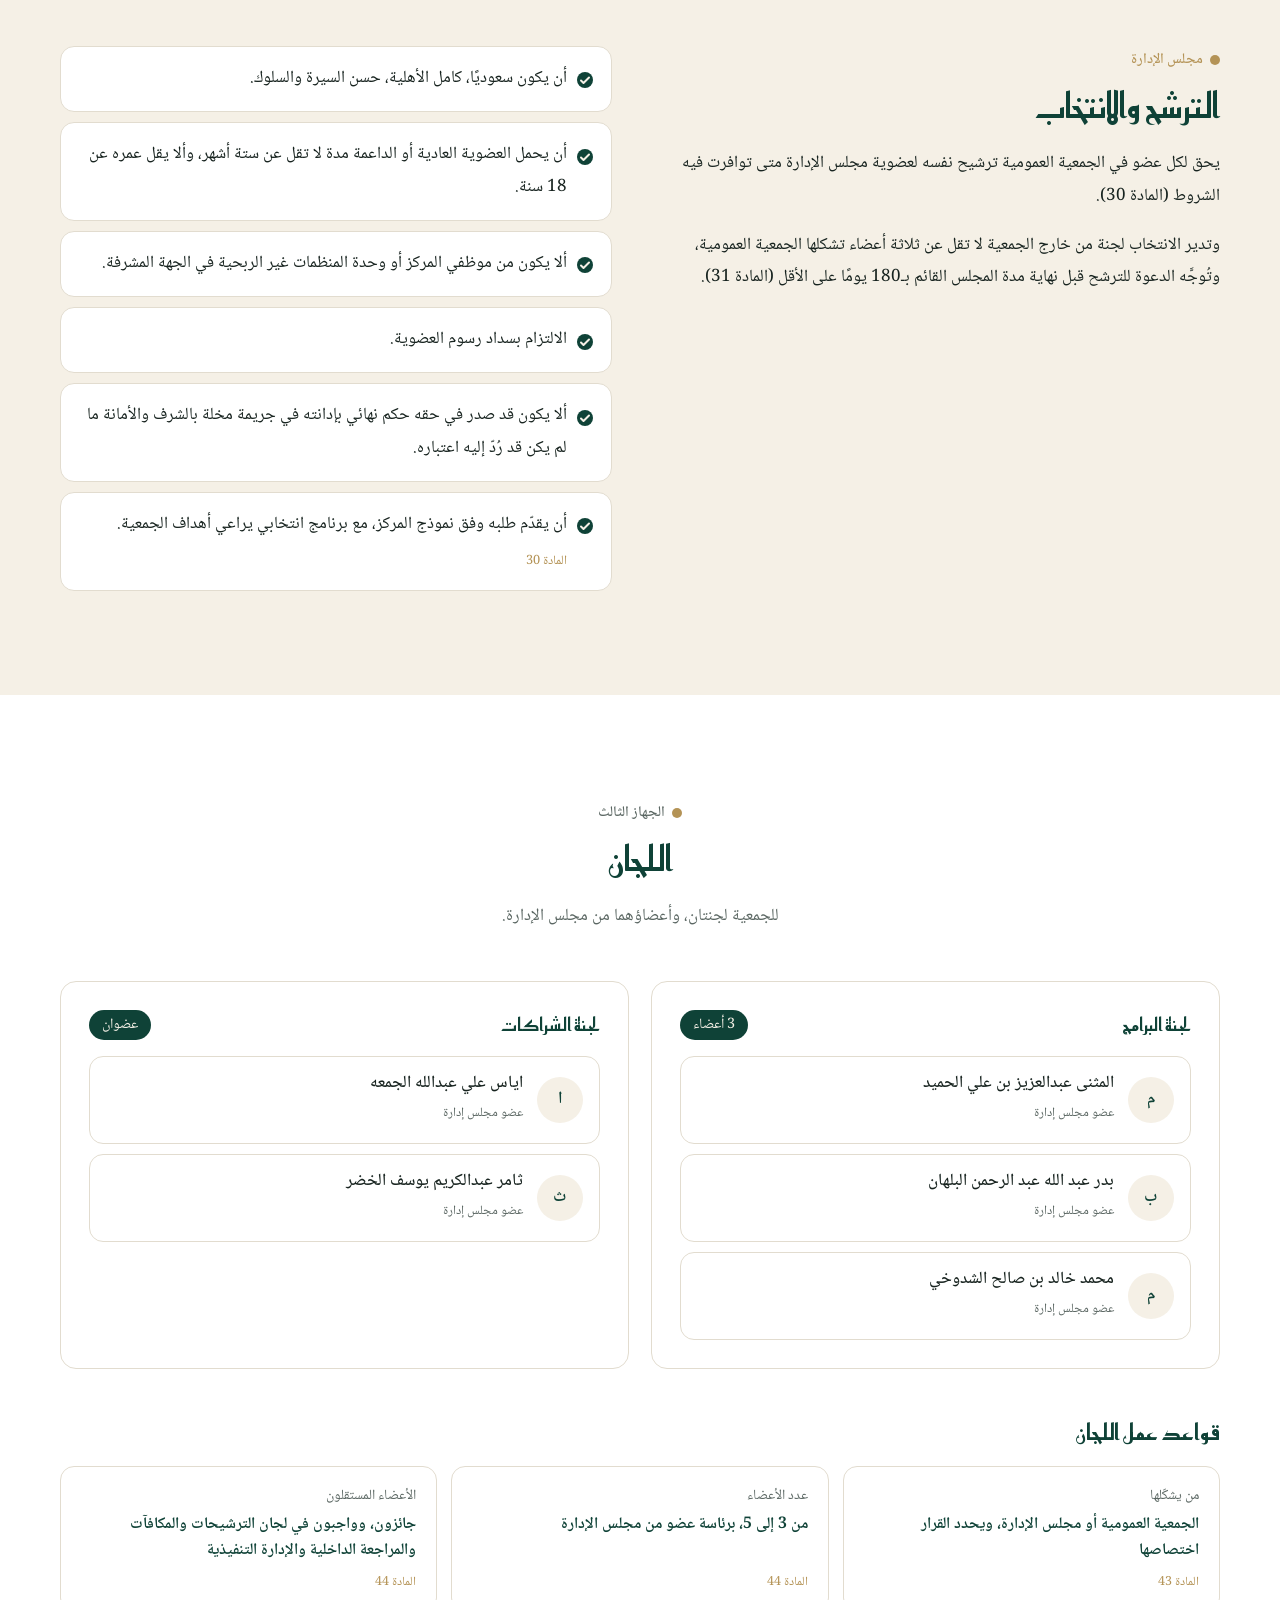
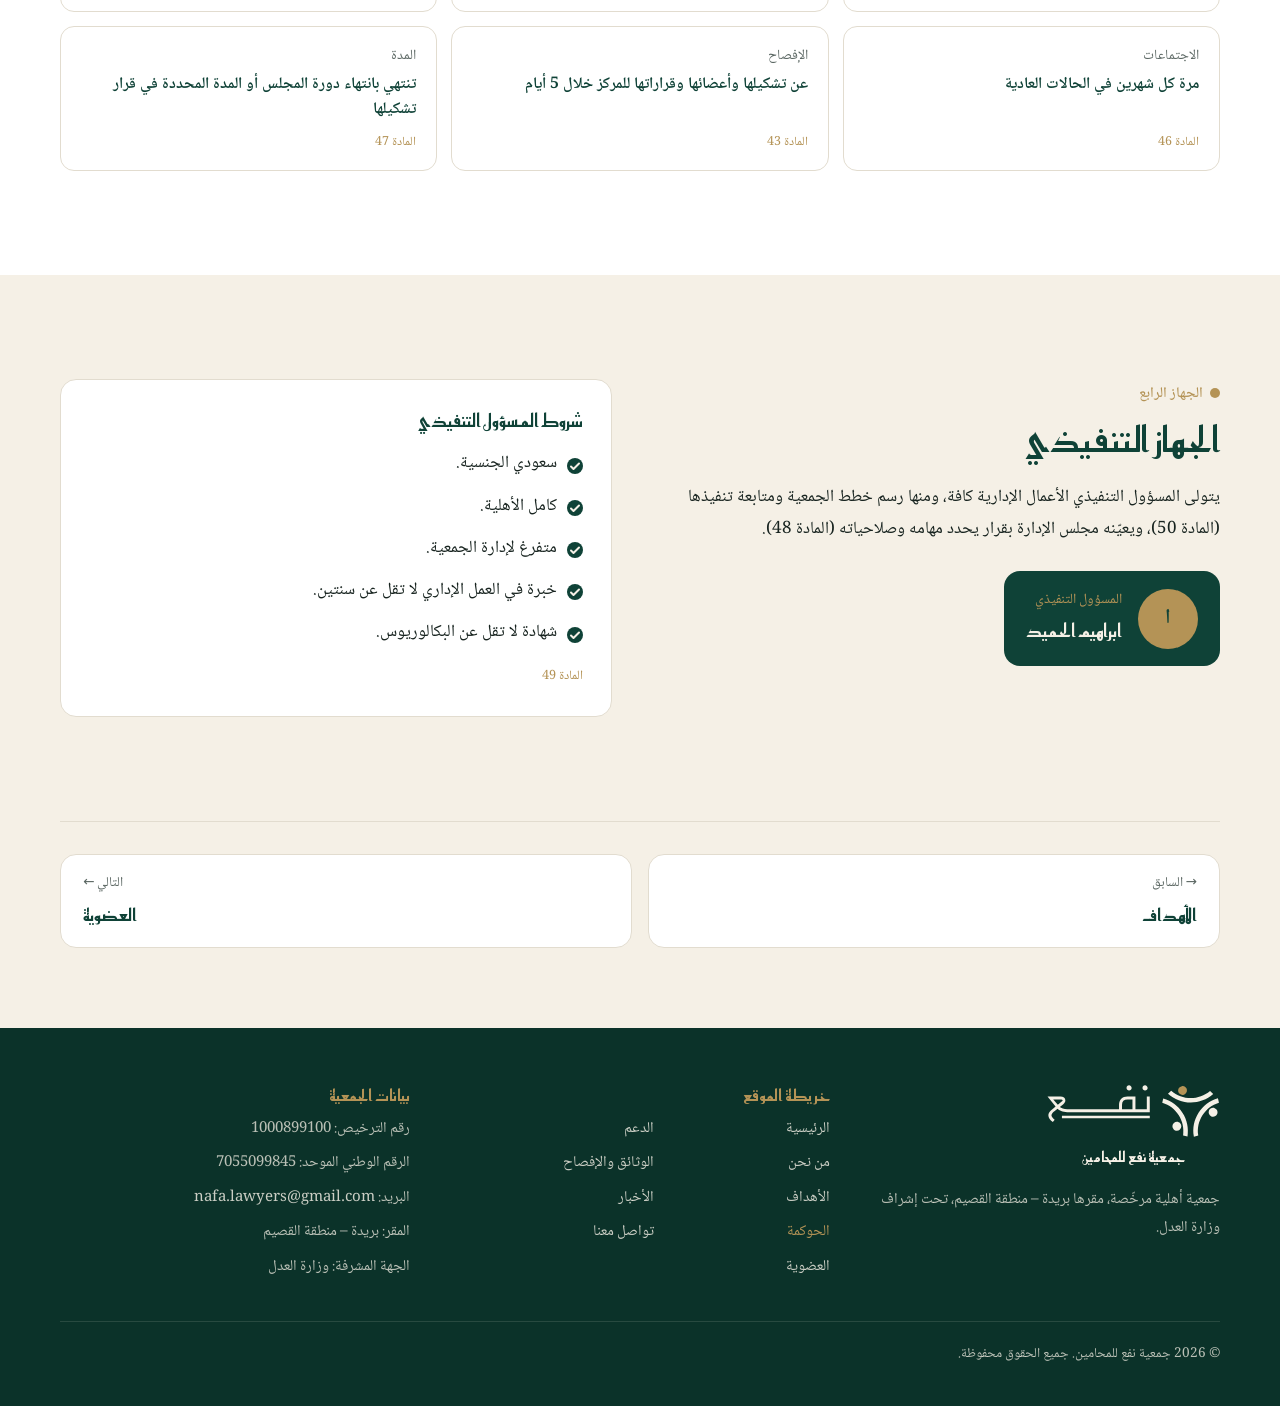
<file: governance.html>
<!doctype html>
<html lang="ar" dir="rtl">
<head>
  <meta charset="utf-8">
  <meta name="viewport" content="width=device-width, initial-scale=1">
  <title>الحوكمة | جمعية نفع للمحامين</title>
  <meta name="description" content="حوكمة جمعية نفع للمحامين: أعضاء مجلس الإدارة والجمعية العمومية، واختصاصات كل جهاز، وقواعد الاجتماعات والقرارات والترشح، وفق اللائحة الأساسية.">
  <meta name="theme-color" content="#0f4237">
  <link rel="icon" href="assets/img/favicon.svg" type="image/svg+xml">
  <link rel="apple-touch-icon" href="assets/img/icon-180.png">
  <link rel="preconnect" href="https://fonts.googleapis.com">
  <link rel="preconnect" href="https://fonts.gstatic.com" crossorigin>
  <link href="https://fonts.googleapis.com/css2?family=Noto+Naskh+Arabic:wght@400;500;600;700&family=Reem+Kufi:wght@400;500;600;700&display=swap" rel="stylesheet">
  <link rel="stylesheet" href="assets/css/style.css">
  <script>try{var t=localStorage.getItem('nafa-theme');if(t)document.documentElement.dataset.theme=t}catch(e){}</script>
</head>
<body data-page="governance.html">
  <!-- الترويسة والتذييل والتنقل تُولَّد من assets/js/layout.js -->
  <header id="site-header" class="site-header">
    <div class="container nav-bar">
      <a href="index.html" class="brand"><img src="assets/img/symbol.svg" alt="" width="48" height="44"><span class="brand-text"><b>جمعية نفع للمحامين</b></span></a>
    </div>
  </header>
  <noscript>
    <nav class="noscript-nav" aria-label="القائمة الرئيسية">
      <ul class="container">
        <li><a href="index.html">الرئيسية</a></li>
        <li><a href="about.html">من نحن</a></li>
        <li><a href="goals.html">الأهداف</a></li>
        <li><a href="governance.html">الحوكمة</a></li>
        <li><a href="membership.html">العضوية</a></li>
        <li><a href="support.html">الدعم</a></li>
        <li><a href="documents.html">الوثائق والإفصاح</a></li>
        <li><a href="news.html">الأخبار</a></li>
        <li><a href="contact.html">تواصل معنا</a></li>
      </ul>
    </nav>
  </noscript>

  <main id="main">
    <section class="page-hero">
      <div class="container">
        <h1>الحوكمة</h1>
        <p>أجهزة الجمعية ومن يتولاها، وكيف تُتخذ القرارات فيها، وفق اللائحة الأساسية.</p>
      </div>
    </section>

    <!-- أجهزة الجمعية -->
    <section id="structure" class="section">
      <div class="container">
        <div class="section-head">
          <p class="eyebrow">الهيكل</p>
          <h2>أجهزة الجمعية</h2>
          <p>تتكون الجمعية من أربعة أجهزة (المادة السابعة).</p>
        </div>
        <ol class="org" aria-label="أجهزة الجمعية من الأعلى سلطة">
          <li class="org-top">
            <a href="#general-assembly"><b>الجمعية العمومية</b><span>أعلى سلطة، وقراراتها ملزمة لكل الأجهزة</span><small class="ref">المادة 15</small></a>
          </li>
          <li class="org-mid">
            <a href="#board"><b>مجلس الإدارة</b><span>يدير الجمعية ويضع سياساتها وخططها</span><small class="ref">المادتان 28 و37</small></a>
          </li>
          <li class="org-row">
            <a href="#committees"><b>اللجان</b><span>لجنة البرامج ولجنة الشراكات</span><small class="ref">المادة 43</small></a>
            <a href="#executive"><b>الجهاز التنفيذي</b><span>برئاسة المسؤول التنفيذي ابراهيم الحميد</span><small class="ref">المادة 50</small></a>
          </li>
        </ol>
        <nav class="tabs" aria-label="أقسام الصفحة">
          <a href="#board">مجلس الإدارة</a>
          <a href="#general-assembly">الجمعية العمومية</a>
          <a href="#election">الترشح والانتخاب</a>
          <a href="#committees">اللجان</a>
          <a href="#executive">الجهاز التنفيذي</a>
        </nav>
      </div>
    </section>

    <!-- مجلس الإدارة -->
    <section id="board" class="section section-cream">
      <div class="container">
        <div class="group-head">
          <span class="icon"><svg viewBox="0 0 24 24" fill="none" stroke="currentColor" stroke-width="1.8" stroke-linecap="round" stroke-linejoin="round"><path d="M3 21h18M5 21V10l7-5 7 5v11M9 21v-6h6v6"/></svg></span>
          <div>
            <h2>مجلس الإدارة</h2>
            <p>الدورة الأولى، شكّلها الأعضاء المؤسسون (المادة 27).</p>
          </div>
          <span class="count-pill">9 أعضاء</span>
        </div>
        <ul class="members">
            <li class="member member-lead"><span class="avatar" aria-hidden="true">ا</span><div><b>ابراهيم بن صالح بن محمد الدباسي</b><small>رئيس مجلس الإدارة</small></div></li>
            <li class="member member-lead"><span class="avatar" aria-hidden="true">س</span><div><b>سليمان صالح محمد الحمودي</b><small>نائب رئيس مجلس الإدارة</small></div></li>
            <li class="member"><span class="avatar" aria-hidden="true">ع</span><div><b>عبدالله عبدالعزيز بن عبدالكريم التويجري</b><small>عضو مجلس إدارة</small></div></li>
            <li class="member"><span class="avatar" aria-hidden="true">ث</span><div><b>ثامر عبدالكريم يوسف الخضر</b><small>عضو مجلس إدارة</small></div></li>
            <li class="member"><span class="avatar" aria-hidden="true">م</span><div><b>المثنى عبدالعزيز بن علي الحميد</b><small>عضو مجلس إدارة</small></div></li>
            <li class="member"><span class="avatar" aria-hidden="true">ا</span><div><b>اياس علي عبدالله الجمعه</b><small>عضو مجلس إدارة</small></div></li>
            <li class="member"><span class="avatar" aria-hidden="true">م</span><div><b>محمد خالد بن صالح الشدوخي</b><small>عضو مجلس إدارة</small></div></li>
            <li class="member"><span class="avatar" aria-hidden="true">م</span><div><b>ماجد محمد ابراهيم المرشد</b><small>عضو مجلس إدارة</small></div></li>
            <li class="member"><span class="avatar" aria-hidden="true">ب</span><div><b>بدر عبد الله عبد الرحمن البلهان</b><small>عضو مجلس إدارة</small></div></li>
        </ul>
        <div class="board-facts">
          <span>الدورة الأولى</span>
          <span>4 سنوات تبدأ من 1448/03/17هـ</span>
        </div>
        <p class="source-note">المصدر: خطاب المركز الوطني لتنمية القطاع غير الربحي رقم PTEB054802 وتاريخ 1448/03/17هـ بالموافقة على تشكيل مجلس الإدارة.</p>

        <h3 class="sub-title">كيف يعمل المجلس</h3>
        <dl class="profile rules">
          <div><dt>عدد الأعضاء</dt><dd>من 5 إلى 13، ولا يزيد على نصف أعضاء الجمعية العمومية</dd><small>المادتان 27 و28</small></div>
          <div><dt>مدة الدورة</dt><dd>4 سنوات</dd><small>المادة 29</small></div>
          <div><dt>الاجتماعات</dt><dd>4 في السنة على الأقل، واجتماع كل 3 أشهر</dd><small>المادة 34</small></div>
          <div><dt>القرارات</dt><dd>بأغلبية الحاضرين، ويرجّح صوت الرئيس عند التساوي</dd><small>المادة 38</small></div>
          <div><dt>الرئيس ونائبه</dt><dd>يختارهما المجلس من بين أعضائه في أول اجتماع</dd><small>المادة 33</small></div>
          <div><dt>طبيعة العمل</dt><dd>تطوعي</dd><small>المادة 36</small></div>
          <div><dt>الشؤون المالية</dt><dd>يحدد المجلس مسؤولًا عنها</dd><small>المادة 42</small></div>
          <div><dt>المحاضر</dt><dd>تُدوّن وقائع الاجتماع وقراراته ويوقّعها الحاضرون</dd><small>المادة 38</small></div>
        </dl>

        <div class="two-col align-start duties">
          <div>
            <h3 class="sub-title">من اختصاصات المجلس</h3>
            <ul class="check-list">
              <li>اعتماد السياسات العامة لتحقيق أهداف الجمعية.</li>
              <li>إعداد الخطط الاستراتيجية والتنفيذية ومتابعة تنفيذها بعد اعتمادها من الجمعية العمومية.</li>
              <li>اعتماد سياسة مكتوبة تنظّم العلاقة مع المستفيدين.</li>
              <li>الإفصاح عن المعلومات الجوهرية، ونشر الحساب الختامي والتقارير المالية والإدارية على موقع الجمعية.</li>
              <li>قبول العضويات، وتسبيب قرارات رفضها.</li>
              <li>دعوة الجمعية العمومية للانعقاد.</li>
            </ul>
            <p class="source-note" style="text-align:start">المادة 37، الفقرات 1 و2 و12 و20 و25 و26.</p>
          </div>
          <div>
            <h3 class="sub-title">من اختصاصات الرئيس</h3>
            <ul class="check-list">
              <li>رئاسة اجتماعات مجلس الإدارة والجمعية العمومية.</li>
              <li>تمثيل الجمعية أمام الجهات الحكومية والخاصة والأهلية في حدود صلاحيات المجلس.</li>
              <li>التوقيع على ما يصدر من المجلس من قرارات.</li>
              <li>الدعوة لانعقاد مجلس الإدارة والجمعية العمومية.</li>
            </ul>
            <p class="source-note" style="text-align:start">المادة 40.</p>
          </div>
        </div>
      </div>
    </section>

    <!-- الجمعية العمومية -->
    <section id="general-assembly" class="section">
      <div class="container">
        <div class="group-head">
          <span class="icon"><svg viewBox="0 0 24 24" fill="none" stroke="currentColor" stroke-width="1.8" stroke-linecap="round" stroke-linejoin="round"><circle cx="9" cy="8" r="3"/><circle cx="17" cy="9" r="2.5"/><path d="M3 20c0-3.3 2.7-6 6-6s6 2.7 6 6M15 20c0-2.3.9-4 3-4.5 2 .4 3 2 3 4.5"/></svg></span>
          <div>
            <h2>الجمعية العمومية</h2>
            <p>أعلى سلطة في الجمعية، وقراراتها ملزمة لأعضائها كافة ولبقية أجهزة الجمعية (المادة 15).</p>
          </div>
          <span class="count-pill">18 عضوًا مؤسسًا</span>
        </div>
        <ul class="members">
            <li class="member"><span class="avatar" aria-hidden="true">ع</span><div><b>عبدالله عبدالعزيز بن عبدالكريم التويجري</b><small>عضو مؤسس</small></div></li>
            <li class="member"><span class="avatar" aria-hidden="true">ع</span><div><b>عبدالرحمن محمد عبدالرحمن الجمعه</b><small>عضو مؤسس</small></div></li>
            <li class="member"><span class="avatar" aria-hidden="true">م</span><div><b>ميمونه صالح بن علي المحيميد</b><small>عضو مؤسس</small></div></li>
            <li class="member"><span class="avatar" aria-hidden="true">ث</span><div><b>ثامر عبدالكريم يوسف الخضر</b><small>عضو مؤسس</small></div></li>
            <li class="member"><span class="avatar" aria-hidden="true">م</span><div><b>المثنى عبدالعزيز بن علي الحميد</b><small>عضو مؤسس</small></div></li>
            <li class="member"><span class="avatar" aria-hidden="true">ص</span><div><b>صالح محمد عبدالعزيز الفوزان</b><small>عضو مؤسس</small></div></li>
            <li class="member"><span class="avatar" aria-hidden="true">م</span><div><b>محمد عبدالوهاب منصور الشقحاء</b><small>عضو مؤسس</small></div></li>
            <li class="member"><span class="avatar" aria-hidden="true">س</span><div><b>سليمان صالح محمد الحمودي</b><small>عضو مؤسس</small></div></li>
            <li class="member"><span class="avatar" aria-hidden="true">ا</span><div><b>ابراهيم بن صالح بن محمد الدباسي</b><small>عضو مؤسس</small></div></li>
            <li class="member"><span class="avatar" aria-hidden="true">س</span><div><b>ساره سالم عيسى الحربي</b><small>عضو مؤسس</small></div></li>
            <li class="member"><span class="avatar" aria-hidden="true">ا</span><div><b>اياس علي عبدالله الجمعه</b><small>عضو مؤسس</small></div></li>
            <li class="member"><span class="avatar" aria-hidden="true">م</span><div><b>محمد خالد بن صالح الشدوخي</b><small>عضو مؤسس</small></div></li>
            <li class="member"><span class="avatar" aria-hidden="true">م</span><div><b>ماجد محمد ابراهيم المرشد</b><small>عضو مؤسس</small></div></li>
            <li class="member"><span class="avatar" aria-hidden="true">ع</span><div><b>عبدالله محمد بن فهد التويجري</b><small>عضو مؤسس</small></div></li>
            <li class="member"><span class="avatar" aria-hidden="true">ع</span><div><b>عبدالرحمن بن عبدالله بن عبدالرحمن الجمعه</b><small>عضو مؤسس</small></div></li>
            <li class="member"><span class="avatar" aria-hidden="true">م</span><div><b>محمد مرزوق محمد المرزوق</b><small>عضو مؤسس</small></div></li>
            <li class="member"><span class="avatar" aria-hidden="true">ب</span><div><b>بدر عبد الله عبد الرحمن البلهان</b><small>عضو مؤسس</small></div></li>
            <li class="member"><span class="avatar" aria-hidden="true">ش</span><div><b>شروق فالح سعود الحربي</b><small>عضو مؤسس</small></div></li>
        </ul>
        <p class="source-note">المصدر: اللائحة الأساسية – المادة الثانية (الأعضاء المؤسسون).</p>

        <div class="cards cards-2 assembly-types">
          <article class="card">
            <h3>الجمعية العمومية العادية</h3>
            <ul class="check-list">
              <li>دراسة تقرير مراجع الحسابات واعتماد القوائم المالية.</li>
              <li>إقرار الميزانية التقديرية للسنة الجديدة.</li>
              <li>مناقشة تقرير مجلس الإدارة والخطة المقترحة.</li>
              <li>إقرار خطة استثمار أموال الجمعية.</li>
              <li>انتخاب أعضاء مجلس الإدارة وإبراء ذمة المجلس السابق.</li>
              <li>تعيين محاسب قانوني مرخص وتحديد أتعابه.</li>
            </ul>
            <small class="ref">المادة 18</small>
          </article>
          <article class="card">
            <h3>الجمعية العمومية غير العادية</h3>
            <ul class="check-list">
              <li>البت في استقالة أعضاء مجلس الإدارة أو إسقاط عضويتهم، وشغل المقاعد الشاغرة.</li>
              <li>إلغاء ما تراه من قرارات مجلس الإدارة.</li>
              <li>اقتراح اندماج الجمعية في جمعية أخرى.</li>
              <li>إقرار تعديل اللائحة.</li>
              <li>حل الجمعية اختياريًا.</li>
            </ul>
            <small class="ref">المادة 19</small>
          </article>
        </div>

        <h3 class="sub-title">قواعد الاجتماع</h3>
        <dl class="profile rules">
          <div><dt>الاجتماع العادي</dt><dd>مرة كل سنة مالية على الأقل، خلال أشهرها الأربعة الأولى</dd><small>المادة 23</small></div>
          <div><dt>الاجتماع غير العادي</dt><dd>بطلب المركز أو المجلس أو 25% من الأعضاء</dd><small>المادة 23</small></div>
          <div><dt>الدعوة</dt><dd>خطية بجدول الأعمال، قبل الموعد بـ15 يومًا على الأقل</dd><small>المادة 22</small></div>
          <div><dt>النصاب</dt><dd>حضور أكثر من نصف الأعضاء</dd><small>المادة 26</small></div>
          <div><dt>القرارات العادية</dt><dd>بأغلبية الحاضرين</dd><small>المادة 26</small></div>
          <div><dt>القرارات غير العادية</dt><dd>بأغلبية ثلثي الحاضرين، وتنفذ بعد موافقة المركز</dd><small>المادة 26</small></div>
          <div><dt>الإنابة</dt><dd>خطية، وعن عضو واحد فقط، ولا يُناب أعضاء المجلس</dd><small>المادة 24</small></div>
          <div><dt>تعارض المصالح</dt><dd>لا يصوّت العضو على قرار له فيه مصلحة شخصية، عدا انتخاب المجلس</dd><small>المادة 25</small></div>
        </dl>
      </div>
    </section>

    <!-- الترشح والانتخاب -->
    <section id="election" class="section section-cream">
      <div class="container two-col align-start">
        <div>
          <p class="eyebrow">مجلس الإدارة</p>
          <h2>الترشح والانتخاب</h2>
          <p>يحق لكل عضو في الجمعية العمومية ترشيح نفسه لعضوية مجلس الإدارة متى توافرت فيه الشروط (المادة 30).</p>
          <p>وتدير الانتخاب لجنة من خارج الجمعية لا تقل عن ثلاثة أعضاء تشكلها الجمعية العمومية، وتُوجَّه الدعوة للترشح قبل نهاية مدة المجلس القائم بـ180 يومًا على الأقل (المادة 31).</p>
        </div>
        <ul class="check-list guard-list">
          <li><div>أن يكون سعوديًا، كامل الأهلية، حسن السيرة والسلوك.</div></li>
          <li><div>أن يحمل العضوية العادية أو الداعمة مدة لا تقل عن ستة أشهر، وألا يقل عمره عن 18 سنة.</div></li>
          <li><div>ألا يكون من موظفي المركز أو وحدة المنظمات غير الربحية في الجهة المشرفة.</div></li>
          <li><div>الالتزام بسداد رسوم العضوية.</div></li>
          <li><div>ألا يكون قد صدر في حقه حكم نهائي بإدانته في جريمة مخلة بالشرف والأمانة ما لم يكن قد رُدّ إليه اعتباره.</div></li>
          <li><div>أن يقدّم طلبه وفق نموذج المركز، مع برنامج انتخابي يراعي أهداف الجمعية.<small class="ref">المادة 30</small></div></li>
        </ul>
      </div>
    </section>

    <!-- اللجان -->
    <section id="committees" class="section">
      <div class="container">
        <div class="section-head">
          <p class="eyebrow">الجهاز الثالث</p>
          <h2>اللجان</h2>
          <p>للجمعية لجنتان، وأعضاؤهما من مجلس الإدارة.</p>
        </div>
        <!-- TODO: رئيس كل لجنة واختصاصها وتاريخ قرار تشكيلها -->
        <div class="cards cards-2 committees">
          <article class="card">
            <div class="committee-head"><h3>لجنة البرامج</h3><span class="count-pill">3 أعضاء</span></div>
            <ul class="members">
              <li class="member"><span class="avatar" aria-hidden="true">م</span><div><b>المثنى عبدالعزيز بن علي الحميد</b><small>عضو مجلس إدارة</small></div></li>
              <li class="member"><span class="avatar" aria-hidden="true">ب</span><div><b>بدر عبد الله عبد الرحمن البلهان</b><small>عضو مجلس إدارة</small></div></li>
              <li class="member"><span class="avatar" aria-hidden="true">م</span><div><b>محمد خالد بن صالح الشدوخي</b><small>عضو مجلس إدارة</small></div></li>
            </ul>
          </article>
          <article class="card">
            <div class="committee-head"><h3>لجنة الشراكات</h3><span class="count-pill">عضوان</span></div>
            <ul class="members">
              <li class="member"><span class="avatar" aria-hidden="true">ا</span><div><b>اياس علي عبدالله الجمعه</b><small>عضو مجلس إدارة</small></div></li>
              <li class="member"><span class="avatar" aria-hidden="true">ث</span><div><b>ثامر عبدالكريم يوسف الخضر</b><small>عضو مجلس إدارة</small></div></li>
            </ul>
          </article>
        </div>
        <h3 class="sub-title">قواعد عمل اللجان</h3>
        <dl class="profile rules cols-3">
          <div><dt>من يشكّلها</dt><dd>الجمعية العمومية أو مجلس الإدارة، ويحدد القرار اختصاصها</dd><small>المادة 43</small></div>
          <div><dt>عدد الأعضاء</dt><dd>من 3 إلى 5، برئاسة عضو من مجلس الإدارة</dd><small>المادة 44</small></div>
          <div><dt>الأعضاء المستقلون</dt><dd>جائزون، وواجبون في لجان الترشيحات والمكافآت والمراجعة الداخلية والإدارة التنفيذية</dd><small>المادة 44</small></div>
          <div><dt>الاجتماعات</dt><dd>مرة كل شهرين في الحالات العادية</dd><small>المادة 46</small></div>
          <div><dt>الإفصاح</dt><dd>عن تشكيلها وأعضائها وقراراتها للمركز خلال 5 أيام</dd><small>المادة 43</small></div>
          <div><dt>المدة</dt><dd>تنتهي بانتهاء دورة المجلس أو المدة المحددة في قرار تشكيلها</dd><small>المادة 47</small></div>
        </dl>
      </div>
    </section>

    <!-- الجهاز التنفيذي -->
    <section id="executive" class="section section-cream">
      <div class="container two-col align-start">
        <div>
          <p class="eyebrow">الجهاز الرابع</p>
          <h2>الجهاز التنفيذي</h2>
          <p>يتولى المسؤول التنفيذي الأعمال الإدارية كافة، ومنها رسم خطط الجمعية ومتابعة تنفيذها (المادة 50)، ويعيّنه مجلس الإدارة بقرار يحدد مهامه وصلاحياته (المادة 48).</p>
          <!-- TODO: الاسم الكامل للمسؤول التنفيذي وتاريخ قرار تعيينه -->
          <div class="exec-name">
            <span class="avatar avatar-lg" aria-hidden="true">ا</span>
            <div><span class="role">المسؤول التنفيذي</span><b>ابراهيم الحميد</b></div>
          </div>
        </div>
        <div class="card">
          <h3>شروط المسؤول التنفيذي</h3>
          <ul class="check-list">
            <li>سعودي الجنسية.</li>
            <li>كامل الأهلية.</li>
            <li>متفرغ لإدارة الجمعية.</li>
            <li>خبرة في العمل الإداري لا تقل عن سنتين.</li>
            <li>شهادة لا تقل عن البكالوريوس.</li>
          </ul>
          <small class="ref">المادة 49</small>
        </div>
      </div>
    </section>
  </main>

  <footer id="site-footer" class="site-footer"></footer>

  <script src="assets/js/layout.js"></script>
  <script src="assets/js/main.js"></script>
</body>
</html>
</file>
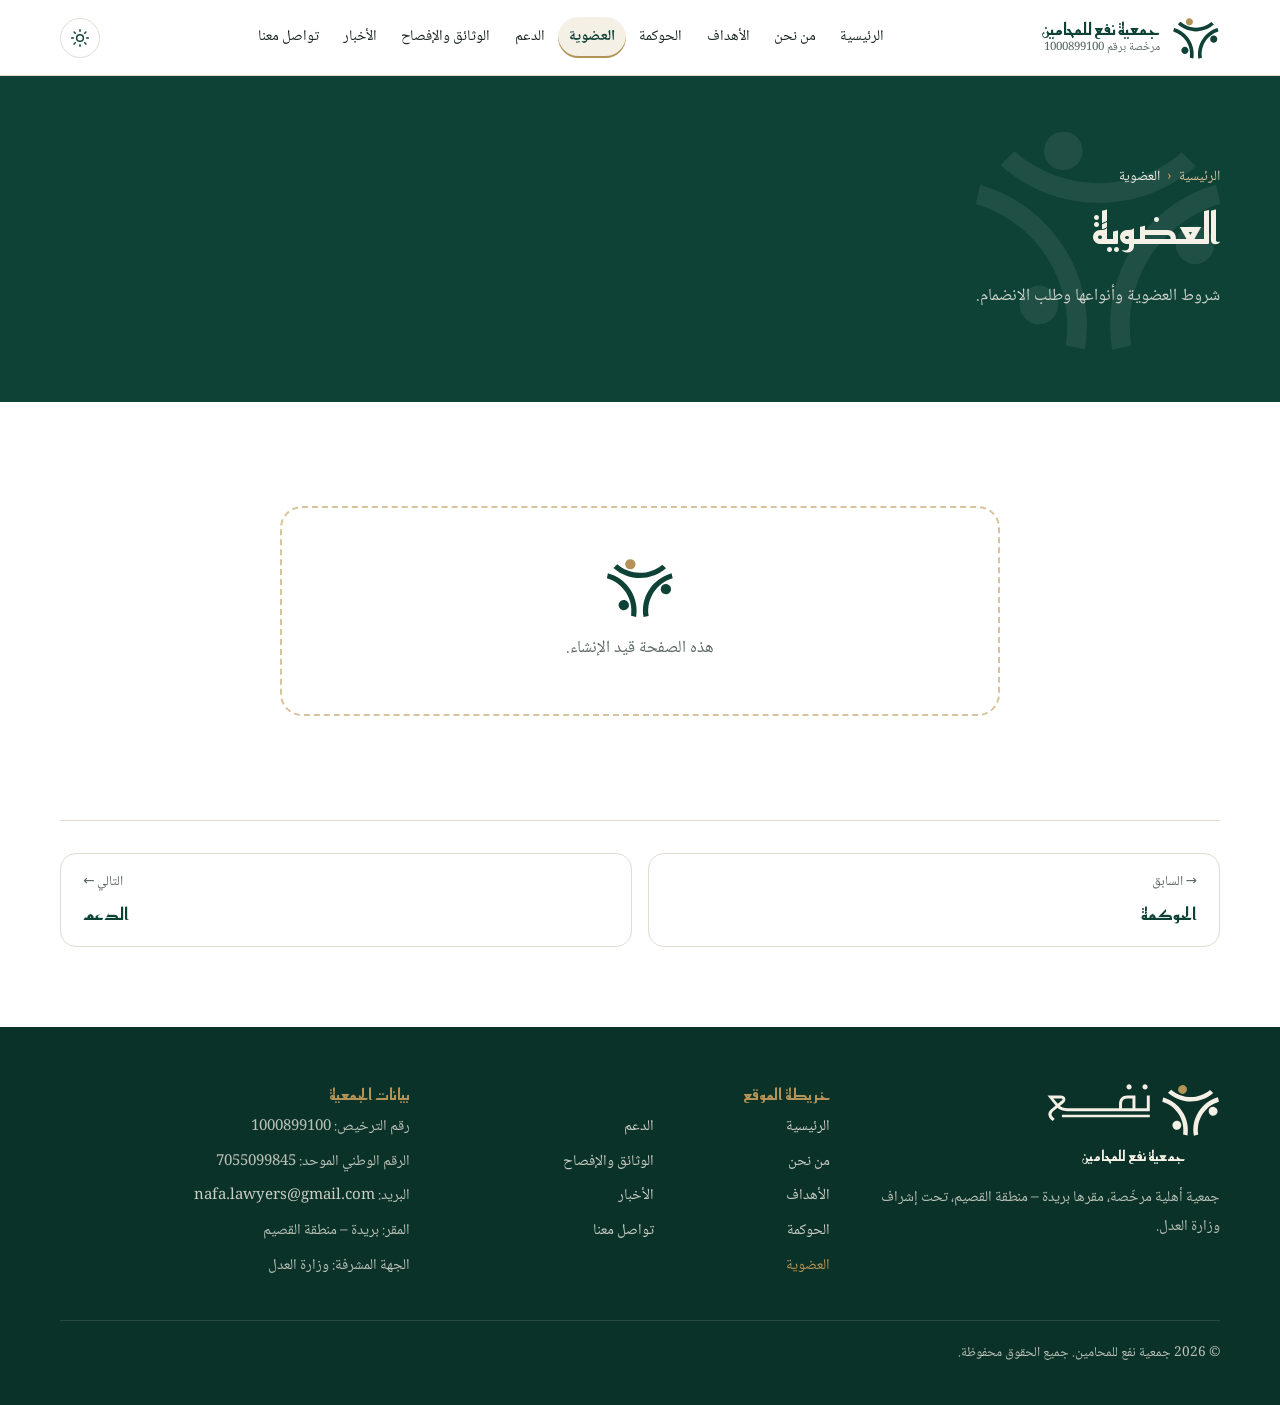
<file: membership.html>
<!doctype html>
<html lang="ar" dir="rtl">
<head>
  <meta charset="utf-8">
  <meta name="viewport" content="width=device-width, initial-scale=1">
  <title>العضوية | جمعية نفع للمحامين</title>
  <meta name="description" content="شروط العضوية في جمعية نفع للمحامين وأنواعها وطريقة طلب الانضمام إلى الجمعية العمومية.">
  <meta name="theme-color" content="#0f4237">
  <link rel="icon" href="assets/img/favicon.svg" type="image/svg+xml">
  <link rel="apple-touch-icon" href="assets/img/icon-180.png">
  <link rel="preconnect" href="https://fonts.googleapis.com">
  <link rel="preconnect" href="https://fonts.gstatic.com" crossorigin>
  <link href="https://fonts.googleapis.com/css2?family=Noto+Naskh+Arabic:wght@400;500;600;700&family=Reem+Kufi:wght@400;500;600;700&display=swap" rel="stylesheet">
  <link rel="stylesheet" href="assets/css/style.css">
  <script>try{var t=localStorage.getItem('nafa-theme');if(t)document.documentElement.dataset.theme=t}catch(e){}</script>
</head>
<body data-page="membership.html">
  <!-- الترويسة والتذييل والتنقل تُولَّد من assets/js/layout.js -->
  <header id="site-header" class="site-header">
    <div class="container nav-bar">
      <a href="index.html" class="brand"><img src="assets/img/symbol.svg" alt="" width="48" height="44"><span class="brand-text"><b>جمعية نفع للمحامين</b></span></a>
    </div>
  </header>
  <noscript>
    <nav class="noscript-nav" aria-label="القائمة الرئيسية">
      <ul class="container">
        <li><a href="index.html">الرئيسية</a></li>
        <li><a href="about.html">من نحن</a></li>
        <li><a href="goals.html">الأهداف</a></li>
        <li><a href="governance.html">الحوكمة</a></li>
        <li><a href="membership.html">العضوية</a></li>
        <li><a href="support.html">الدعم</a></li>
        <li><a href="documents.html">الوثائق والإفصاح</a></li>
        <li><a href="news.html">الأخبار</a></li>
        <li><a href="contact.html">تواصل معنا</a></li>
      </ul>
    </nav>
  </noscript>

  <main id="main">
    <section class="page-hero">
      <div class="container">
        <h1>العضوية</h1>
        <p>شروط العضوية وأنواعها وطلب الانضمام.</p>
      </div>
    </section>

    <section class="section">
      <div class="container">
        <!-- TODO: محتوى الصفحة من content/nafa-facts.md -->
        <div class="construction">
          <img src="assets/img/symbol.svg" alt="" width="70" height="64">
          <p>هذه الصفحة قيد الإنشاء.</p>
        </div>
      </div>
    </section>
  </main>

  <footer id="site-footer" class="site-footer"></footer>

  <script src="assets/js/layout.js"></script>
  <script src="assets/js/main.js"></script>
</body>
</html>
</file>
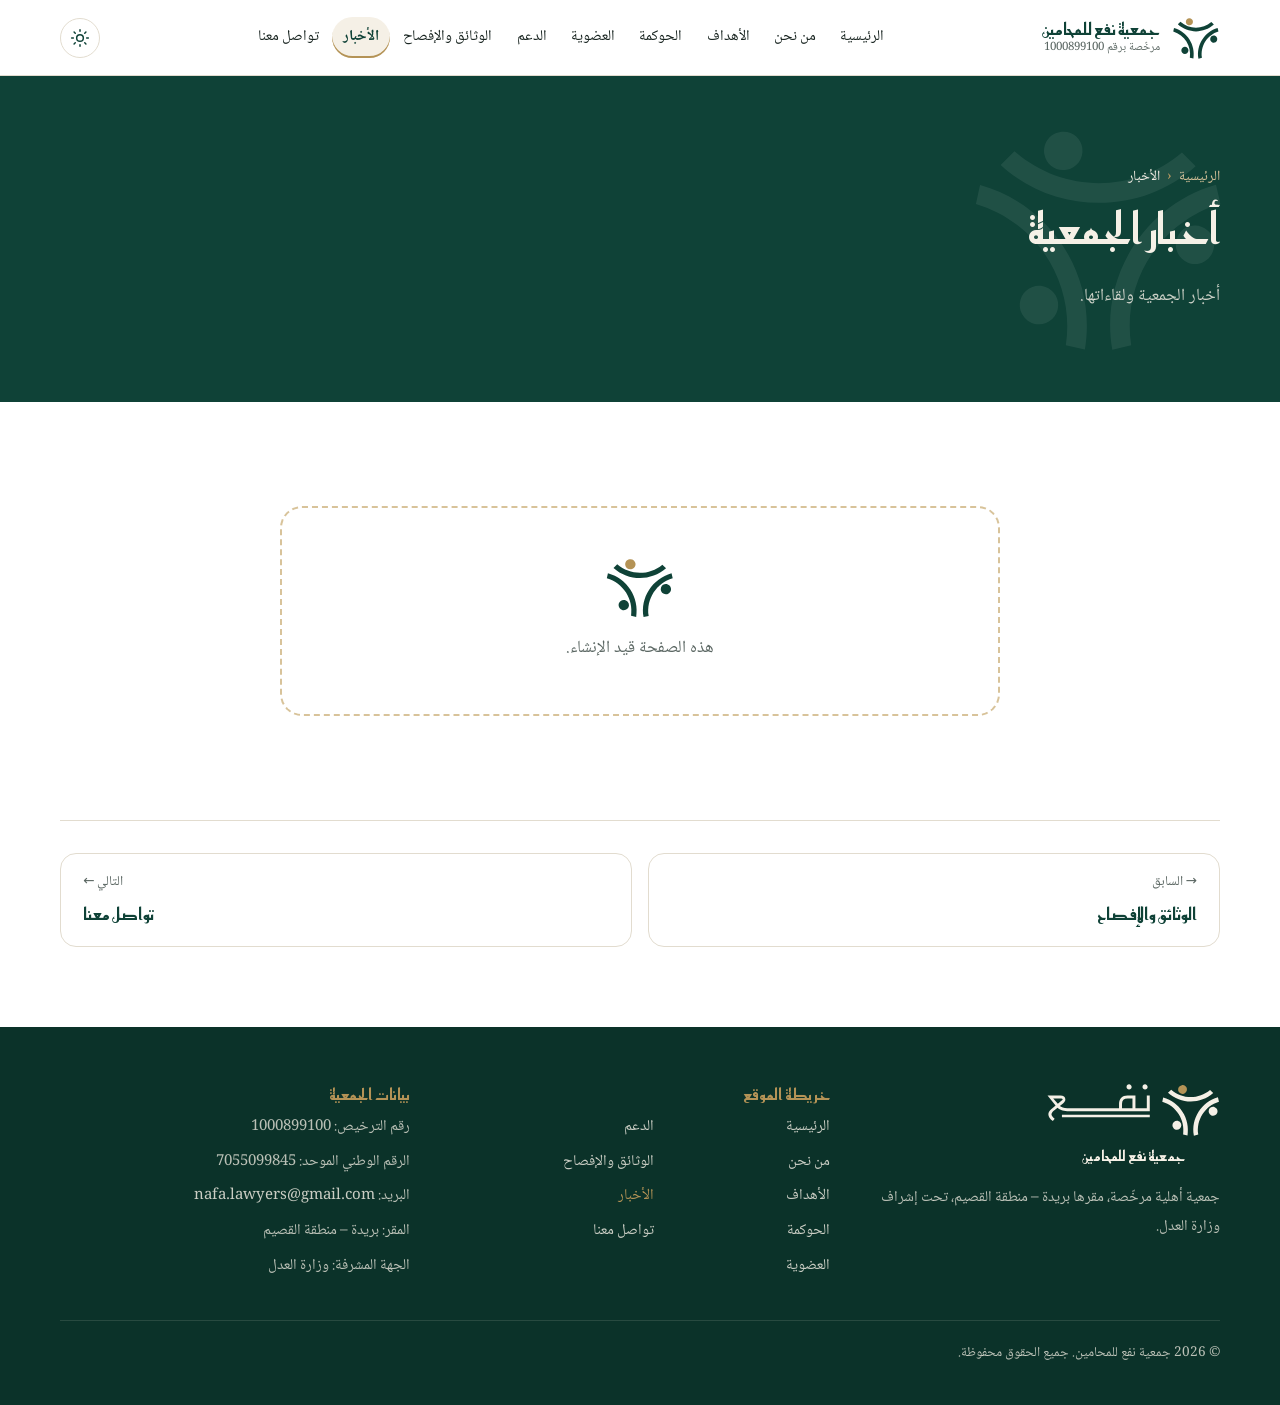
<file: news.html>
<!doctype html>
<html lang="ar" dir="rtl">
<head>
  <meta charset="utf-8">
  <meta name="viewport" content="width=device-width, initial-scale=1">
  <title>أخبار الجمعية | جمعية نفع للمحامين</title>
  <meta name="description" content="أخبار جمعية نفع للمحامين ولقاءاتها وشراكاتها.">
  <meta name="theme-color" content="#0f4237">
  <link rel="icon" href="assets/img/favicon.svg" type="image/svg+xml">
  <link rel="apple-touch-icon" href="assets/img/icon-180.png">
  <link rel="preconnect" href="https://fonts.googleapis.com">
  <link rel="preconnect" href="https://fonts.gstatic.com" crossorigin>
  <link href="https://fonts.googleapis.com/css2?family=Noto+Naskh+Arabic:wght@400;500;600;700&family=Reem+Kufi:wght@400;500;600;700&display=swap" rel="stylesheet">
  <link rel="stylesheet" href="assets/css/style.css">
  <script>try{var t=localStorage.getItem('nafa-theme');if(t)document.documentElement.dataset.theme=t}catch(e){}</script>
</head>
<body data-page="news.html">
  <!-- الترويسة والتذييل والتنقل تُولَّد من assets/js/layout.js -->
  <header id="site-header" class="site-header">
    <div class="container nav-bar">
      <a href="index.html" class="brand"><img src="assets/img/symbol.svg" alt="" width="48" height="44"><span class="brand-text"><b>جمعية نفع للمحامين</b></span></a>
    </div>
  </header>
  <noscript>
    <nav class="noscript-nav" aria-label="القائمة الرئيسية">
      <ul class="container">
        <li><a href="index.html">الرئيسية</a></li>
        <li><a href="about.html">من نحن</a></li>
        <li><a href="goals.html">الأهداف</a></li>
        <li><a href="governance.html">الحوكمة</a></li>
        <li><a href="membership.html">العضوية</a></li>
        <li><a href="support.html">الدعم</a></li>
        <li><a href="documents.html">الوثائق والإفصاح</a></li>
        <li><a href="news.html">الأخبار</a></li>
        <li><a href="contact.html">تواصل معنا</a></li>
      </ul>
    </nav>
  </noscript>

  <main id="main">
    <section class="page-hero">
      <div class="container">
        <h1>أخبار الجمعية</h1>
        <p>أخبار الجمعية ولقاءاتها.</p>
      </div>
    </section>

    <section class="section">
      <div class="container">
        <!-- TODO: محتوى الصفحة من content/nafa-facts.md -->
        <div class="construction">
          <img src="assets/img/symbol.svg" alt="" width="70" height="64">
          <p>هذه الصفحة قيد الإنشاء.</p>
        </div>
      </div>
    </section>
  </main>

  <footer id="site-footer" class="site-footer"></footer>

  <script src="assets/js/layout.js"></script>
  <script src="assets/js/main.js"></script>
</body>
</html>
</file>
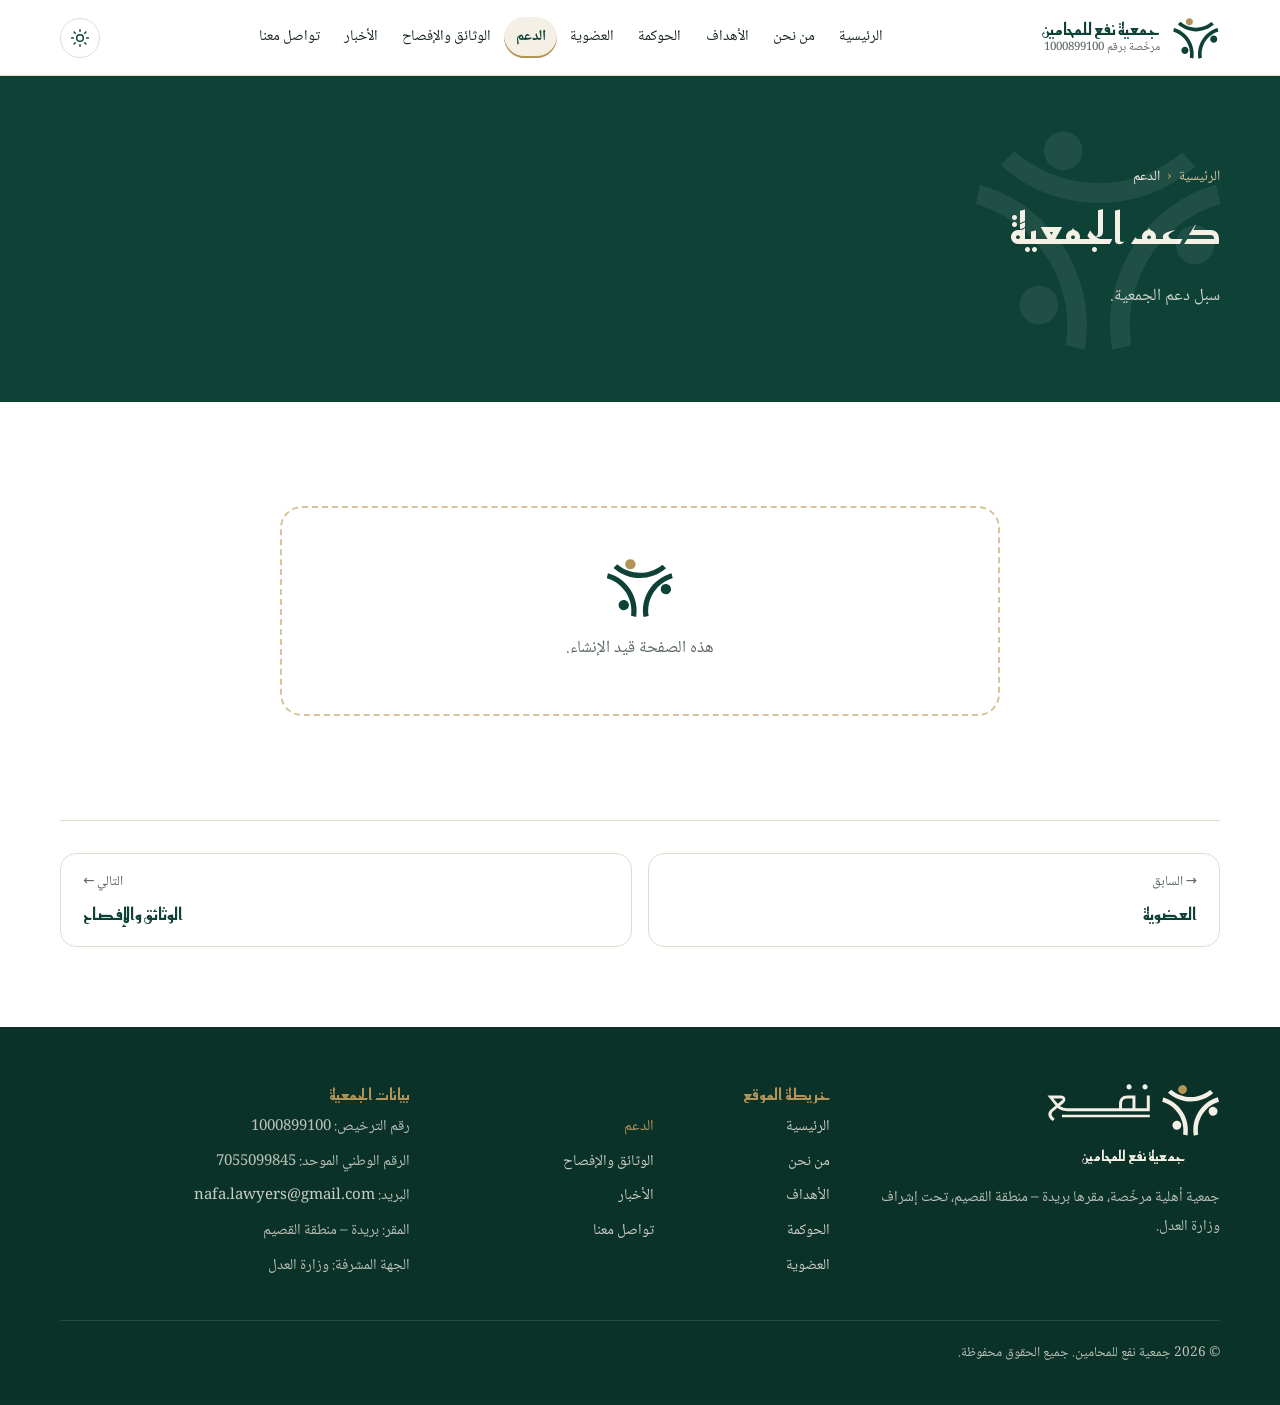
<file: support.html>
<!doctype html>
<html lang="ar" dir="rtl">
<head>
  <meta charset="utf-8">
  <meta name="viewport" content="width=device-width, initial-scale=1">
  <title>دعم الجمعية | جمعية نفع للمحامين</title>
  <meta name="description" content="سبل دعم جمعية نفع للمحامين والإسهام في تحقيق أهدافها.">
  <meta name="theme-color" content="#0f4237">
  <link rel="icon" href="assets/img/favicon.svg" type="image/svg+xml">
  <link rel="apple-touch-icon" href="assets/img/icon-180.png">
  <link rel="preconnect" href="https://fonts.googleapis.com">
  <link rel="preconnect" href="https://fonts.gstatic.com" crossorigin>
  <link href="https://fonts.googleapis.com/css2?family=Noto+Naskh+Arabic:wght@400;500;600;700&family=Reem+Kufi:wght@400;500;600;700&display=swap" rel="stylesheet">
  <link rel="stylesheet" href="assets/css/style.css">
  <script>try{var t=localStorage.getItem('nafa-theme');if(t)document.documentElement.dataset.theme=t}catch(e){}</script>
</head>
<body data-page="support.html">
  <!-- الترويسة والتذييل والتنقل تُولَّد من assets/js/layout.js -->
  <header id="site-header" class="site-header">
    <div class="container nav-bar">
      <a href="index.html" class="brand"><img src="assets/img/symbol.svg" alt="" width="48" height="44"><span class="brand-text"><b>جمعية نفع للمحامين</b></span></a>
    </div>
  </header>
  <noscript>
    <nav class="noscript-nav" aria-label="القائمة الرئيسية">
      <ul class="container">
        <li><a href="index.html">الرئيسية</a></li>
        <li><a href="about.html">من نحن</a></li>
        <li><a href="goals.html">الأهداف</a></li>
        <li><a href="governance.html">الحوكمة</a></li>
        <li><a href="membership.html">العضوية</a></li>
        <li><a href="support.html">الدعم</a></li>
        <li><a href="documents.html">الوثائق والإفصاح</a></li>
        <li><a href="news.html">الأخبار</a></li>
        <li><a href="contact.html">تواصل معنا</a></li>
      </ul>
    </nav>
  </noscript>

  <main id="main">
    <section class="page-hero">
      <div class="container">
        <h1>دعم الجمعية</h1>
        <p>سبل دعم الجمعية.</p>
      </div>
    </section>

    <section class="section">
      <div class="container">
        <!-- TODO: محتوى الصفحة من content/nafa-facts.md -->
        <div class="construction">
          <img src="assets/img/symbol.svg" alt="" width="70" height="64">
          <p>هذه الصفحة قيد الإنشاء.</p>
        </div>
      </div>
    </section>
  </main>

  <footer id="site-footer" class="site-footer"></footer>

  <script src="assets/js/layout.js"></script>
  <script src="assets/js/main.js"></script>
</body>
</html>
</file>
<file: assets/css/style.css>
/* ألوان الهوية: الأخضر #0F4237، الذهبي #B49356، الورقي #F5F0E6 */
:root {
  --green: #0f4237;
  --green-2: #16584a;
  --green-3: #1f6e5d;
  --gold: #b49356;
  --gold-soft: #d8c39a;
  --cream: #f5f0e6;          /* لون النص فوق الأخضر — ثابت في الوضعين */
  --white: #ffffff;
  --radius: 16px;
  --header-h: 76px;
  --font-head: "Reem Kufi", "Noto Naskh Arabic", system-ui, sans-serif;
  --font-body: "Noto Naskh Arabic", system-ui, serif;

  /* رموز تتبدل في الوضع الليلي */
  --bg: #ffffff;             /* خلفية الصفحة */
  --surface: #ffffff;        /* البطاقات */
  --paper: #f5f0e6;          /* الأقسام الورقية والشارات */
  --paper-2: #ebe3d3;
  --ink: #17231f;
  --muted: #5b6763;
  --line: #e2dccf;
  --heading: #0f4237;
  --link: #1f6e5d;
  --header-bg: rgba(255, 255, 255, .96);
  --field-bg: #fcfbf8;
  --shadow: 0 10px 30px rgba(15, 66, 55, .08);
  color-scheme: light;
}

/* الوضع الليلي: اختيار المستخدم، أو إعداد الجهاز إن لم يختر */
:root[data-theme="dark"] {
  --bg: #0b1a17;
  --surface: #11241f;
  --paper: #0f211c;
  --paper-2: #1a3029;
  --ink: #ebe5d7;
  --muted: #a9b5af;
  --line: #24392f;
  --heading: #e6d7b4;
  --link: #d8c39a;
  --header-bg: rgba(11, 26, 23, .94);
  --field-bg: #0f211c;
  --shadow: 0 10px 30px rgba(0, 0, 0, .35);
  color-scheme: dark;
}
@media (prefers-color-scheme: dark) {
  :root:not([data-theme="light"]) {
    --bg: #0b1a17;
    --surface: #11241f;
    --paper: #0f211c;
    --paper-2: #1a3029;
    --ink: #ebe5d7;
    --muted: #a9b5af;
    --line: #24392f;
    --heading: #e6d7b4;
    --link: #d8c39a;
    --header-bg: rgba(11, 26, 23, .94);
    --field-bg: #0f211c;
    --shadow: 0 10px 30px rgba(0, 0, 0, .35);
    color-scheme: dark;
  }
}

* { box-sizing: border-box; }
html { scroll-behavior: smooth; scroll-padding-top: calc(var(--header-h) + 8px); }
body {
  margin: 0;
  font-family: var(--font-body);
  font-weight: 400;
  color: var(--ink);
  background: var(--bg);
  line-height: 1.9;
  font-size: 17px;
}
img { max-width: 100%; height: auto; display: block; }
a { color: var(--link); }
h1, h2, h3, h4 { font-family: var(--font-head); line-height: 1.4; margin: 0 0 .5em; font-weight: 600; color: var(--heading); }
h2 { font-size: clamp(1.6rem, 3vw, 2.2rem); }
h3 { font-size: 1.15rem; }
p { margin: 0 0 1em; }
strong { font-weight: 700; }
:focus-visible { outline: 3px solid var(--gold); outline-offset: 2px; }

.container { width: min(1160px, 100% - 32px); margin-inline: auto; }
.eyebrow { display: inline-flex; align-items: center; gap: .5em; color: var(--gold); font-weight: 500; font-size: .92rem; margin-bottom: .5em; }
.eyebrow::before { content: ""; width: 10px; height: 10px; border-radius: 50%; background: var(--gold); }

/* رابط «انتقل إلى المحتوى» */
.skip-link {
  position: fixed; top: 8px; inset-inline-start: 8px; z-index: 100;
  background: var(--gold); color: var(--green); font-weight: 600;
  padding: .5em 1.2em; border-radius: 999px; text-decoration: none;
  transform: translateY(-160%); transition: transform .2s;
}
.skip-link:focus { transform: none; }

/* الأزرار */
.btn {
  display: inline-flex; align-items: center; justify-content: center; gap: .5em;
  background: var(--green); color: var(--cream); text-decoration: none;
  font: inherit; font-weight: 600;
  padding: .7em 1.7em; border-radius: 999px; border: 2px solid var(--green);
  cursor: pointer; transition: background .2s, color .2s, transform .2s;
}
.btn:hover { background: var(--green-2); border-color: var(--green-2); transform: translateY(-2px); }
.btn-gold { background: var(--gold); border-color: var(--gold); color: var(--green); }
.btn-gold:hover { background: var(--cream); border-color: var(--cream); }
.btn-ghost { background: transparent; color: var(--cream); border-color: rgba(245, 240, 230, .55); }
.btn-ghost:hover { background: rgba(245, 240, 230, .1); border-color: var(--cream); }
.btn-outline { background: transparent; color: var(--heading); border-color: currentColor; }
.btn-outline:hover { background: var(--green); border-color: var(--green); color: var(--cream); }
.more-link { text-align: center; margin: 36px 0 0; }

/* الترويسة */
.site-header {
  position: sticky; top: 0; z-index: 50; height: var(--header-h);
  background: var(--header-bg); backdrop-filter: blur(10px);
  border-bottom: 1px solid var(--line);
}
.nav-bar { display: flex; align-items: center; justify-content: space-between; height: 100%; gap: 16px; }
.brand { display: flex; align-items: center; gap: 12px; text-decoration: none; flex-shrink: 0; }
.brand img { height: 44px; width: auto; }
.brand .logo-dark { display: none; }
.brand-text { display: flex; flex-direction: column; line-height: 1.3; }
.brand-text b { font-family: var(--font-head); color: var(--heading); font-weight: 600; font-size: 1.05rem; }
.brand-text small { color: var(--muted); font-size: .72rem; }
.main-nav { display: flex; align-items: center; gap: 2px; }
.main-nav a {
  text-decoration: none; color: var(--ink); font-weight: 400; font-size: .93rem;
  padding: .45em .75em; border-radius: 999px; transition: background .2s, color .2s; white-space: nowrap;
}
.main-nav a:hover { background: var(--paper); color: var(--heading); }
.main-nav a[aria-current="page"] { background: var(--paper); color: var(--heading); font-weight: 700; box-shadow: inset 0 -2px 0 var(--gold); }
.header-tools { display: flex; align-items: center; gap: 4px; }
.icon-btn {
  display: grid; place-items: center; width: 40px; height: 40px; padding: 0;
  background: none; border: 1px solid var(--line); border-radius: 50%; color: var(--heading); cursor: pointer;
}
.icon-btn:hover { background: var(--paper); }
.icon-btn svg { width: 20px; height: 20px; }
.theme-toggle .moon { display: none; }

.nav-toggle { display: none; background: none; border: 0; padding: 8px; cursor: pointer; }
.nav-toggle span { display: block; width: 24px; height: 2px; background: var(--heading); margin: 5px 0; transition: .25s; }

/* التنقل بلا JavaScript */
.noscript-nav { background: var(--paper); border-bottom: 1px solid var(--line); padding: 10px 0; }
.noscript-nav ul { list-style: none; margin-block: 0; padding: 0; display: flex; flex-wrap: wrap; gap: 4px 18px; }
.noscript-nav a { color: var(--heading); }

/* البطل الرئيسي */
.hero {
  position: relative; overflow: hidden;
  background: radial-gradient(circle at 85% 10%, rgba(180, 147, 86, .22), transparent 45%), var(--green);
  color: var(--cream);
  padding: clamp(64px, 10vw, 120px) 0 clamp(80px, 11vw, 140px);
}
.hero::after {
  content: ""; position: absolute; inset-inline-start: -120px; bottom: -160px;
  width: 520px; height: 480px; opacity: .05;
  background: url("../img/symbol-outline.svg") no-repeat center / contain;
  pointer-events: none;
}
.hero-inner { position: relative; z-index: 1; display: grid; grid-template-columns: 1.25fr 1fr; gap: 48px; align-items: center; }
.hero h1 { color: var(--cream); font-size: clamp(2.1rem, 5.4vw, 3.6rem); font-weight: 700; margin-bottom: .3em; }
.hero h1 span { color: var(--gold); }
.hero .lead { font-size: 1.15rem; color: rgba(245, 240, 230, .85); max-width: 560px; margin-bottom: 2em; }
.hero-actions { display: flex; flex-wrap: wrap; gap: 12px; }
.hero-art { display: grid; place-items: center; }
.hero-art img { width: min(360px, 100%); filter: drop-shadow(0 20px 40px rgba(0, 0, 0, .25)); }

/* رأس الصفحات الداخلية */
.page-hero {
  position: relative; overflow: hidden;
  background: var(--green); color: var(--cream);
  padding: clamp(48px, 8vw, 88px) 0;
}
.page-hero::after {
  content: ""; position: absolute; inset-inline-start: 4%; top: 50%; transform: translateY(-50%);
  width: 260px; height: 240px; opacity: .07;
  background: url("../img/symbol-outline.svg") no-repeat center / contain;
}
.page-hero h1 { color: var(--cream); font-size: clamp(1.8rem, 4vw, 2.7rem); }
.page-hero p { color: rgba(245, 240, 230, .82); max-width: 640px; margin: 0; }
.breadcrumb { font-size: .88rem; color: var(--gold-soft); margin-bottom: .6em; }
.breadcrumb ol { list-style: none; margin: 0; padding: 0; display: flex; flex-wrap: wrap; gap: .5em; }
.breadcrumb li + li::before { content: "‹"; margin-inline-end: .5em; color: var(--gold); }
.breadcrumb a { color: var(--gold-soft); text-decoration: none; }
.breadcrumb a:hover { text-decoration: underline; }
.breadcrumb [aria-current] { color: var(--cream); }

/* صفحة قيد الإنشاء */
.construction {
  text-align: center; border: 2px dashed var(--gold-soft); border-radius: 22px;
  padding: clamp(28px, 5vw, 48px); background: var(--surface); max-width: 720px; margin-inline: auto;
}
.construction img { width: 70px; margin: 0 auto 14px; }
.construction p { color: var(--muted); margin: 0; }

/* القيادة */
.leadership { background: var(--paper); border-bottom: 1px solid var(--line); padding: 28px 0 24px; }
.leadership.is-pending { display: none; }
.leaders-row { display: grid; grid-template-columns: repeat(3, minmax(0, 1fr)); gap: 20px; align-items: start; max-width: 900px; }
.leader-photo:not(.leader-main) { padding-top: 26px; }
.leader-photo { margin: 0; text-align: center; }
.leader-photo img {
  width: 150px; aspect-ratio: 4 / 5; height: auto; object-fit: cover; object-position: top;
  margin: 0 auto 10px; border-radius: 14px; border: 3px solid var(--white);
  box-shadow: 0 0 0 1px var(--gold), var(--shadow);
}
.leader-main img { width: 176px; }
.leader-photo figcaption { display: grid; line-height: 1.5; }
.leader-photo small { color: var(--gold); font-size: .78rem; font-weight: 500; }
.leader-photo b { color: var(--heading); font-weight: 600; font-size: .95rem; }
.leader-photo span { color: var(--muted); font-size: .8rem; }

/* شريط الحقائق */
.facts { margin-top: -54px; position: relative; z-index: 2; }
.facts-grid {
  display: grid; grid-template-columns: repeat(4, 1fr);
  background: var(--surface); border-radius: var(--radius); box-shadow: var(--shadow);
  border: 1px solid var(--line); padding: 26px 12px;
}
.fact { text-align: center; padding: 0 12px; }
.fact + .fact { border-inline-start: 1px solid var(--line); }
.fact strong { display: block; font-family: var(--font-head); color: var(--heading); font-size: 1.25rem; font-weight: 600; }
.fact span { color: var(--muted); font-size: .9rem; }

/* الأقسام */
.section { padding: clamp(64px, 9vw, 104px) 0; }
.section-cream { background: var(--paper); }
.section-green { background: var(--green); color: var(--cream); }
.section-green h2, .section-green h3 { color: var(--cream); }
.section-head { max-width: 680px; margin: 0 auto 48px; text-align: center; }
.section-head p { color: var(--muted); }
.section-green .section-head p { color: rgba(245, 240, 230, .75); }
.intro { max-width: 760px; margin-inline: auto; text-align: center; }
.intro p { font-size: 1.12rem; }

.two-col { display: grid; grid-template-columns: 1fr 1fr; gap: 56px; align-items: center; }
.two-col.align-start { align-items: start; }
.align-start > :first-child { position: sticky; top: calc(var(--header-h) + 24px); }
.media-frame { border-radius: 22px; overflow: hidden; box-shadow: var(--shadow); background: var(--paper-2); }
.media-frame img { width: 100%; height: 100%; object-fit: cover; }

/* قصة الشعار */
.logo-story {
  display: flex; gap: 20px; align-items: center; margin-top: 28px;
  background: var(--paper); border-radius: var(--radius); padding: 20px 22px;
}
.logo-story img { width: 76px; flex-shrink: 0; }
.logo-story p { margin: 0; font-size: .95rem; color: var(--muted); }

/* بطاقة الجمعية (من نحن) */
.profile { display: grid; grid-template-columns: repeat(4, 1fr); gap: 14px; margin: 0; }
.profile > div {
  display: flex; flex-direction: column; gap: 2px;
  background: var(--surface); border: 1px solid var(--line); border-radius: 14px; padding: 16px 20px;
}
.profile-3 { grid-template-columns: repeat(3, 1fr); margin-top: 14px; }
.profile dt { color: var(--muted); font-size: .88rem; }
.profile dd { margin: 0; font-family: var(--font-head); color: var(--heading); font-weight: 600; font-size: 1.08rem; line-height: 1.6; }
.profile-3 dd { font-family: var(--font-body); font-size: 1rem; }
.profile small { margin-top: auto; padding-top: 6px; color: var(--gold); font-size: .78rem; }
.more-link .btn + .btn { margin-inline-start: 8px; }

/* الشعار والاسم تحته */
.lockup { display: inline-flex; flex-direction: column; align-items: center; gap: 6px; }
.lockup img { width: auto; }
.lockup figcaption, .lockup span { font-family: var(--font-head); font-weight: 600; color: var(--heading); letter-spacing: .01em; }
.lockup .logo-dark { display: none; }
.lockup-card {
  margin: 0; display: grid; justify-items: center; gap: 28px;
  background: var(--paper); border: 1px solid var(--line); border-radius: 22px; padding: clamp(28px, 5vw, 56px) 20px;
}
.lockup-card .lockup img { height: clamp(72px, 10vw, 104px); }
.lockup-card .lockup figcaption { font-size: clamp(1.05rem, 2vw, 1.35rem); }
.lockup-card .swatches { justify-content: center; margin: 0; }
.site-footer .lockup { margin-bottom: 14px; }
.site-footer .lockup img { height: 54px; margin: 0; }
.site-footer .lockup span { color: var(--cream); font-size: .9rem; }
:root[data-theme="dark"] .lockup .logo-light { display: none; }
:root[data-theme="dark"] .lockup .logo-dark { display: block; }
@media (prefers-color-scheme: dark) {
  :root:not([data-theme="light"]) .lockup .logo-light { display: none; }
  :root:not([data-theme="light"]) .lockup .logo-dark { display: block; }
}

/* نص مادة من اللائحة (الأهداف) */
.bylaw-quote {
  margin: 0 auto; max-width: 820px; background: var(--surface);
  border: 1px solid var(--line); border-inline-start: 6px solid var(--gold); border-radius: 18px;
  padding: clamp(24px, 4vw, 44px); box-shadow: var(--shadow);
}
.bylaw-quote figcaption { display: grid; margin-bottom: 14px; }
.bylaw-quote figcaption .eyebrow { margin: 0; font-size: .85rem; }
.bylaw-quote figcaption b { font-family: var(--font-head); color: var(--heading); font-size: clamp(1.4rem, 3vw, 1.9rem); font-weight: 600; }
.bylaw-quote blockquote { margin: 0 0 24px; font-size: 1.12rem; }
.bylaw-quote ol { margin: 0; padding-inline-start: 1.4em; display: grid; gap: 6px; list-style: arabic-indic; }
.bylaw-quote li::marker { color: var(--gold); font-weight: 700; }

.goals-detail dl { display: flex; flex-wrap: wrap; gap: 0 8px; margin: 12px 0 0; font-size: .92rem; }
.goals-detail dt { color: var(--muted); }
.goals-detail dt::after { content: ":"; }
.goals-detail dd { margin: 0; color: var(--heading); font-weight: 600; }
.goals-detail .ref, .steps-ref .ref, .guard-list .ref { display: block; margin-top: 8px; color: var(--gold); font-size: .8rem; }
.guard-list li { background: var(--surface); border: 1px solid var(--line); border-radius: 14px; padding: 16px 18px; }
.guard-list b { color: var(--heading); }

/* الحوكمة: هيكل الأجهزة */
.org { list-style: none; margin: 0 auto 40px; padding: 0; max-width: 760px; display: grid; justify-items: center; }
.org li { display: grid; justify-items: center; width: 100%; position: relative; }
.org li + li { padding-top: 34px; }
.org li + li::before { content: ""; position: absolute; top: 0; height: 34px; width: 2px; background: var(--gold); }
.org-row { grid-template-columns: 1fr 1fr; gap: 20px; }
.org-row::after { content: ""; position: absolute; top: 34px; inset-inline: 25%; height: 2px; background: var(--gold); }
.org-row > a { position: relative; margin-top: 18px; }
.org-row > a::before { content: ""; position: absolute; top: -18px; inset-inline-start: 50%; width: 2px; height: 18px; background: var(--gold); }
.org a {
  display: grid; gap: 2px; text-align: center; text-decoration: none; width: min(100%, 360px);
  background: var(--surface); border: 1px solid var(--line); border-radius: 16px; padding: 16px 20px;
  transition: border-color .2s, transform .2s;
}
.org a:hover { border-color: var(--gold); transform: translateY(-2px); }
.org-top a { background: var(--green); border-color: var(--green); }
.org-top b, .org-top span { color: var(--cream) !important; }
.org-top .ref { color: var(--gold-soft) !important; }
.org b { font-family: var(--font-head); color: var(--heading); font-size: 1.15rem; font-weight: 600; }
.org span { color: var(--muted); font-size: .92rem; }
.org .ref { color: var(--gold); font-size: .78rem; }
.members .member-lead { background: var(--green); border-color: var(--green); }
.members .member-lead b { color: var(--cream); font-family: var(--font-head); font-weight: 600; }
.members .member-lead small { color: var(--gold-soft); }
.members .member-lead .avatar { background: var(--gold); color: var(--green); }
.profile.cols-3 { grid-template-columns: repeat(3, 1fr); }
.committees .members { grid-template-columns: 1fr; gap: 10px; }
.committee-head { display: flex; align-items: center; justify-content: space-between; gap: 12px; margin-bottom: 16px; }
.committee-head h3 { margin: 0; }
.committees + .sub-title { margin-top: 48px; }
.exec-name {
  display: inline-flex; align-items: center; gap: 16px; margin-top: 8px;
  background: var(--green); color: var(--cream); border-radius: var(--radius); padding: 16px 22px;
}
.exec-name .role { display: block; color: var(--gold); font-size: .88rem; }
.exec-name b { font-family: var(--font-head); font-weight: 600; font-size: 1.15rem; color: var(--cream); }
.sub-title { margin: 48px 0 18px; font-size: clamp(1.15rem, 2.2vw, 1.4rem); }
.duties { margin-top: 8px; gap: 40px; }
.duties .sub-title, .assembly-types + .sub-title { margin-top: 40px; }
.assembly-types { margin-top: 40px; }
.assembly-types .check-list { margin-top: 10px; }
.assembly-types .ref { display: block; margin-top: 14px; color: var(--gold); font-size: .8rem; }
.rules dd { font-family: var(--font-body); font-size: 1rem; }
#executive .card .ref { display: block; margin-top: 14px; color: var(--gold); font-size: .8rem; }
#executive .card h3 { margin-bottom: 14px; }

/* القيم */
.card .ref, .values .ref { display: block; margin-top: 10px; color: var(--gold); font-size: .8rem; }
.card-green .ref { color: var(--gold-soft); }
.values-title { text-align: center; margin: 56px 0 22px; font-size: clamp(1.3rem, 2.4vw, 1.6rem); }
.values { list-style: none; margin: 0; padding: 0; display: grid; grid-template-columns: repeat(3, 1fr); gap: 16px; }
.values li { background: var(--surface); border: 1px solid var(--line); border-top: 3px solid var(--gold); border-radius: 14px; padding: 20px 22px; }
.values b { font-family: var(--font-head); color: var(--heading); font-weight: 600; font-size: 1.08rem; }
.values p { margin: .3em 0 0; color: var(--muted); font-size: .95rem; }
.swatches { list-style: none; margin: 24px 0 0; padding: 0; display: flex; flex-wrap: wrap; gap: 12px; }
.swatches li {
  display: grid; grid-template-columns: auto auto; column-gap: 10px; align-items: center;
  background: var(--surface); border: 1px solid var(--line); border-radius: 999px; padding: 6px 8px 6px 16px;
}
.swatches li::before {
  content: ""; grid-row: span 2; width: 30px; height: 30px; border-radius: 50%;
  background: var(--c); box-shadow: inset 0 0 0 1px rgba(0, 0, 0, .12);
}
.swatches b { font-size: .88rem; color: var(--heading); line-height: 1.3; }
.swatches span { font-size: .78rem; color: var(--muted); line-height: 1.3; }

/* البطاقات */
.cards { display: grid; gap: 22px; }
.cards-2 { grid-template-columns: repeat(2, 1fr); }
.cards-3 { grid-template-columns: repeat(3, 1fr); }
.cards-4 { grid-template-columns: repeat(4, 1fr); }
.card {
  background: var(--surface); border: 1px solid var(--line); border-radius: var(--radius);
  padding: 28px; transition: transform .2s, box-shadow .2s;
}
.card:hover { transform: translateY(-4px); box-shadow: var(--shadow); }
.card p { color: var(--muted); margin: 0; }
.card-green { background: var(--green); border-color: var(--green); }
.card-green h3 { color: var(--gold); }
.card-green p { color: var(--cream); font-size: 1.05rem; }
.icon {
  display: inline-grid; place-items: center; width: 54px; height: 54px; border-radius: 14px;
  background: var(--paper); color: var(--heading); margin-bottom: 16px;
}
.icon svg { width: 28px; height: 28px; }
.chips { list-style: none; padding: 0; margin: 0; display: flex; flex-wrap: wrap; gap: 8px; }
.chips li { background: var(--paper); color: var(--heading); border-radius: 999px; padding: .1em .95em; font-size: .93rem; }

/* البوابات السريعة */
.gate { display: flex; flex-direction: column; text-decoration: none; color: inherit; }
.gate h3 { margin-bottom: .3em; }
.gate .go { margin-top: auto; padding-top: 14px; color: var(--gold); font-weight: 500; font-size: .92rem; }
.gate:hover { border-color: var(--gold); }

/* الأهداف */
.goals { list-style: none; counter-reset: goal; margin: 0; padding: 0; display: grid; grid-template-columns: repeat(2, 1fr); gap: 22px; }
.goals li {
  counter-increment: goal; display: flex; gap: 18px; align-items: flex-start;
  background: var(--surface); border: 1px solid var(--line); border-radius: var(--radius); padding: 26px;
}
.goals li::before {
  content: counter(goal, arabic-indic); flex-shrink: 0;
  display: grid; place-items: center; width: 48px; height: 48px; border-radius: 50%;
  background: var(--green); color: var(--cream); font-weight: 600; font-size: 1.2rem;
  box-shadow: inset 0 0 0 3px var(--green), inset 0 0 0 5px var(--gold);
}
.goals h3 { margin-bottom: .25em; }
.goals p { margin: 0; color: var(--muted); }
.source-note { text-align: center; color: var(--muted); font-size: .88rem; margin-top: 24px; }

/* المستهدفون */
.audience .card { text-align: center; }
.audience .icon { margin-inline: auto; }
.audience .card.highlight { border-color: var(--gold); box-shadow: 0 0 0 1px var(--gold); }
.badge { display: inline-block; background: var(--gold); color: var(--green); font-size: .75rem; font-weight: 500; border-radius: 999px; padding: .05em .8em; margin-bottom: 10px; }

/* العبارات القانونية */
.maxims { display: grid; grid-template-columns: repeat(3, 1fr); gap: 20px; }
.maxim {
  position: relative; margin: 0;
  background: rgba(245, 240, 230, .06); border: 1px solid rgba(245, 240, 230, .14);
  border-radius: var(--radius); padding: 34px 26px 24px;
}
.maxim::before {
  content: "”"; position: absolute; top: -6px; inset-inline-start: 20px;
  font-size: 4.2rem; line-height: 1; color: var(--gold); font-family: Georgia, serif;
}
.maxim p { font-size: 1.25rem; font-weight: 500; color: var(--cream); margin: 0 0 .4em; }
.maxim cite { font-style: normal; font-size: .85rem; color: var(--gold-soft); }

/* الأخبار */
.news-list { display: grid; gap: 24px; }
.news-card {
  display: grid; grid-template-columns: 1fr 1.2fr; overflow: hidden;
  background: var(--surface); border: 1px solid var(--line); border-radius: 22px; box-shadow: var(--shadow);
}
.news-card img { width: 100%; height: 100%; object-fit: cover; min-height: 260px; }
.news-body { padding: clamp(24px, 4vw, 44px); }
.news-meta { display: flex; flex-wrap: wrap; gap: 8px 16px; color: var(--muted); font-size: .88rem; margin-bottom: 12px; }
.news-meta span { display: inline-flex; align-items: center; gap: 6px; }
.tag { background: var(--paper); color: var(--heading); border-radius: 999px; padding: .05em .8em; font-size: .8rem; font-weight: 500; }
.article { max-width: 820px; margin-inline: auto; }
.article-cover { border-radius: 22px; overflow: hidden; margin-bottom: 32px; box-shadow: var(--shadow); }
.article h2 { font-size: clamp(1.5rem, 3vw, 2rem); }
.article ul { padding-inline-start: 1.2em; }
.article li { margin-bottom: .4em; }
.article-body { font-size: 1.05rem; }

/* شريط الدعوة */
.cta-band {
  background: var(--gold); border-radius: 24px; padding: clamp(28px, 5vw, 52px);
  display: flex; align-items: center; justify-content: space-between; gap: 24px; flex-wrap: wrap;
}
.cta-band h2 { margin: 0 0 .2em; color: var(--green); }
.cta-band p { margin: 0; color: var(--green); }

/* الوثائق */
.doc-card {
  display: grid; grid-template-columns: auto 1fr auto; gap: 22px; align-items: center;
  background: var(--surface); border: 1px solid var(--line); border-radius: var(--radius); padding: 24px 26px;
}
.doc-card img { width: 86px; }
.doc-card h3 { margin-bottom: .15em; }
.doc-card p { margin: 0; color: var(--muted); font-size: .93rem; }
.doc-actions { display: flex; gap: 10px; flex-wrap: wrap; }
.accordion { display: grid; gap: 12px; }
.accordion details { background: var(--surface); border: 1px solid var(--line); border-radius: 14px; overflow: hidden; }
.accordion summary {
  cursor: pointer; list-style: none; padding: 18px 22px; font-weight: 500; color: var(--heading);
  display: flex; justify-content: space-between; align-items: center; gap: 12px;
}
.accordion summary::-webkit-details-marker { display: none; }
.accordion summary::after { content: "+"; font-size: 1.4rem; color: var(--gold); line-height: 1; }
.accordion details[open] summary::after { content: "−"; }
.accordion .acc-body { padding: 0 22px 18px; color: var(--muted); }
.accordion .acc-body ul, .accordion .acc-body ol { margin: 0; padding-inline-start: 1.2em; }
.accordion .ref { display: inline-block; font-size: .8rem; color: var(--gold); margin-top: 6px; }
.policy-list { list-style: none; padding: 0; margin: 0; display: grid; grid-template-columns: repeat(2, 1fr); gap: 14px; }
.policy-list li {
  display: flex; justify-content: space-between; align-items: center; gap: 12px;
  background: var(--surface); border: 1px solid var(--line); border-radius: 14px; padding: 16px 20px;
}
.status { font-size: .78rem; border-radius: 999px; padding: .1em .8em; background: var(--paper-2); color: var(--muted); white-space: nowrap; }
.status.ok { background: var(--green); color: var(--cream); }

/* المجلس والجمعية العمومية */
.tabs { display: flex; justify-content: center; gap: 8px; margin-bottom: 40px; flex-wrap: wrap; }
.tabs a {
  text-decoration: none; padding: .55em 1.4em; border-radius: 999px; border: 1px solid var(--line);
  color: var(--heading); font-weight: 500; background: var(--surface);
}
.tabs a:hover { border-color: var(--heading); }
.group-head { display: flex; align-items: center; gap: 16px; margin-bottom: 28px; }
.group-head .icon { margin: 0; }
.group-head h2 { margin: 0; }
.group-head p { margin: 0; color: var(--muted); }
.count-pill { background: var(--green); color: var(--cream); border-radius: 999px; padding: .1em .9em; font-size: .9rem; margin-inline-start: auto; white-space: nowrap; }
.members { list-style: none; margin: 0; padding: 0; display: grid; grid-template-columns: repeat(3, 1fr); gap: 14px; }
.member {
  display: flex; align-items: center; gap: 14px;
  background: var(--surface); border: 1px solid var(--line); border-radius: 14px; padding: 14px 16px;
}
.avatar {
  flex-shrink: 0; width: 46px; height: 46px; border-radius: 50%;
  display: grid; place-items: center; background: var(--paper); color: var(--heading); font-weight: 600;
}
.member b { display: block; font-weight: 500; color: var(--ink); line-height: 1.5; }
.member small { color: var(--muted); font-size: .8rem; }
.board-facts { display: flex; justify-content: center; gap: 12px; flex-wrap: wrap; margin-top: 18px; }
.board-facts span { background: var(--paper); border-radius: 999px; padding: .25em 1em; font-size: .9rem; color: var(--heading); }
.leaders { display: grid; grid-template-columns: repeat(2, 1fr); gap: 16px; margin-bottom: 16px; }
.leader {
  display: flex; align-items: center; gap: 18px;
  background: var(--green); color: var(--cream); border-radius: var(--radius); padding: 22px 24px;
}
.leader h3 { color: var(--cream); margin: 0; font-size: 1.1rem; }
.leader .role { display: inline-block; color: var(--gold); font-size: .88rem; font-weight: 500; }
.avatar-lg { width: 60px; height: 60px; font-size: 1.3rem; background: var(--gold); color: var(--green); }
.divider { display: flex; align-items: center; gap: 16px; margin: 64px 0; color: var(--gold); }
.divider::before, .divider::after { content: ""; flex: 1; height: 1px; background: var(--line); }

/* العضوية والنماذج */
.steps { list-style: none; counter-reset: step; padding: 0; margin: 0; display: grid; grid-template-columns: repeat(4, 1fr); gap: 18px; }
.steps li { counter-increment: step; position: relative; background: var(--surface); border: 1px solid var(--line); border-radius: var(--radius); padding: 24px 22px; }
.steps li::before {
  content: counter(step, arabic-indic); display: grid; place-items: center;
  width: 38px; height: 38px; border-radius: 50%; background: var(--gold); color: var(--green); font-weight: 600; margin-bottom: 12px;
}
.steps h3 { font-size: 1.02rem; margin-bottom: .2em; }
.steps p { margin: 0; color: var(--muted); font-size: .93rem; }
.check-list { list-style: none; padding: 0; margin: 0; display: grid; gap: 10px; }
.check-list li { display: flex; gap: 10px; align-items: flex-start; }
.check-list li::before {
  content: ""; flex-shrink: 0; margin-top: .55em; width: 16px; height: 16px; border-radius: 50%;
  background: var(--green) url("data:image/svg+xml,%3Csvg xmlns='http://www.w3.org/2000/svg' viewBox='0 0 16 16'%3E%3Cpath d='M4 8.5l2.5 2.5L12 5.5' fill='none' stroke='%23f5f0e6' stroke-width='2' stroke-linecap='round' stroke-linejoin='round'/%3E%3C/svg%3E") center / 100% no-repeat;
}
.price { font-family: var(--font-head); font-size: 2rem; font-weight: 700; color: var(--heading); line-height: 1.2; margin: .2em 0; }
.price small { font-size: .95rem; font-weight: 400; color: var(--muted); }
.form-card { background: var(--surface); border: 1px solid var(--line); border-radius: 22px; padding: clamp(22px, 4vw, 40px); box-shadow: var(--shadow); }
.form-grid { display: grid; grid-template-columns: 1fr 1fr; gap: 18px; }
.form-grid .full { grid-column: 1 / -1; }
.field { display: grid; gap: 6px; font-weight: 500; font-size: .95rem; }
.field input, .field select, .field textarea {
  font: inherit; font-weight: 400; padding: .65em .9em; border: 1px solid var(--line);
  border-radius: 12px; background: var(--field-bg); color: var(--ink); width: 100%;
}
.field input:focus, .field select:focus, .field textarea:focus { outline: 2px solid var(--green-3); outline-offset: 1px; border-color: transparent; }
.consent { display: flex; gap: 10px; align-items: flex-start; font-size: .93rem; color: var(--muted); }
.consent input { margin-top: .5em; accent-color: var(--green); width: 18px; height: 18px; }
.form-note { margin: 0; min-height: 1.6em; color: var(--heading); }
.form-note.error { color: #c0392b; }

/* السابق / التالي */
.pager { padding: 0 0 clamp(48px, 7vw, 80px); }
.section + .pager, .section-cream + .pager { padding-top: 0; }
.pager-inner { display: grid; grid-template-columns: 1fr 1fr; gap: 16px; border-top: 1px solid var(--line); padding-top: 32px; }
.pager a {
  display: flex; flex-direction: column; gap: 2px; text-decoration: none;
  background: var(--surface); border: 1px solid var(--line); border-radius: var(--radius); padding: 16px 22px;
  transition: border-color .2s, transform .2s;
}
.pager a:hover { border-color: var(--gold); transform: translateY(-2px); }
.pager small { color: var(--muted); font-size: .85rem; }
.pager b { font-family: var(--font-head); color: var(--heading); font-weight: 600; }
.pager .next { grid-column: 2; text-align: end; }
.pager-cream { background: var(--paper); }

/* خريطة الموقع (صفحة 404) */
.sitemap { list-style: none; margin: 0; padding: 0; display: grid; grid-template-columns: repeat(3, 1fr); gap: 14px; }
.sitemap a {
  display: block; height: 100%; text-decoration: none; background: var(--surface);
  border: 1px solid var(--line); border-radius: 14px; padding: 16px 20px;
}
.sitemap a:hover { border-color: var(--gold); }
.sitemap b { display: block; font-family: var(--font-head); color: var(--heading); font-weight: 600; }
.sitemap small { color: var(--muted); }

/* التذييل */
.site-footer { background: #0b3229; color: rgba(245, 240, 230, .75); padding: 56px 0 24px; font-size: .94rem; }
.site-footer:empty { display: none; }
.footer-grid { display: grid; grid-template-columns: 1.2fr 1.3fr 1.2fr; gap: 40px; }
.footer-grid img { height: 54px; width: auto; margin-bottom: 14px; }
.site-footer h2 { color: var(--gold); font-size: 1rem; }
.site-footer ul { list-style: none; padding: 0; margin: 0; display: grid; gap: 6px; }
.site-footer .footer-map { grid-template-rows: repeat(5, auto); grid-auto-flow: column; column-gap: 20px; }
.site-footer a { color: rgba(245, 240, 230, .82); text-decoration: none; }
.site-footer a:hover, .site-footer a[aria-current="page"] { color: var(--gold); }
.footer-bottom {
  margin-top: 40px; padding-top: 20px; border-top: 1px solid rgba(245, 240, 230, .12);
  display: flex; justify-content: space-between; gap: 8px; flex-wrap: wrap; font-size: .85rem;
}

/* زر العودة للأعلى */
.to-top {
  position: fixed; bottom: 20px; inset-inline-end: 20px; z-index: 40;
  width: 46px; height: 46px; border-radius: 50%; border: 2px solid var(--gold);
  background: var(--green); color: var(--cream); cursor: pointer; display: grid; place-items: center;
  box-shadow: var(--shadow); opacity: 0; visibility: hidden; transform: translateY(10px);
  transition: opacity .25s, transform .25s, visibility .25s;
}
.to-top.show { opacity: 1; visibility: visible; transform: none; }
.to-top svg { width: 22px; height: 22px; }

/* حركة الظهور */
.reveal { opacity: 0; transform: translateY(18px); transition: opacity .6s, transform .6s; }
.reveal.visible { opacity: 1; transform: none; }
@media (prefers-reduced-motion: reduce) {
  html { scroll-behavior: auto; }
  .reveal { opacity: 1; transform: none; transition: none; }
}

/* شعار الوضع الليلي */
:root[data-theme="dark"] .brand .logo-light { display: none; }
:root[data-theme="dark"] .brand .logo-dark { display: block; }
:root[data-theme="dark"] .theme-toggle .sun { display: none; }
:root[data-theme="dark"] .theme-toggle .moon { display: block; }
@media (prefers-color-scheme: dark) {
  :root:not([data-theme="light"]) .brand .logo-light { display: none; }
  :root:not([data-theme="light"]) .brand .logo-dark { display: block; }
  :root:not([data-theme="light"]) .theme-toggle .sun { display: none; }
  :root:not([data-theme="light"]) .theme-toggle .moon { display: block; }
}

/* الشاشات المتوسطة: القائمة الكاملة تتسع حتى 1180px */
@media (max-width: 1180px) {
  .nav-toggle { display: block; }
  .main-nav {
    position: absolute; top: var(--header-h); inset-inline: 0;
    flex-direction: column; align-items: stretch; gap: 2px;
    background: var(--bg); border-bottom: 1px solid var(--line);
    padding: 10px 16px 18px; display: none; box-shadow: var(--shadow);
    max-height: calc(100vh - var(--header-h)); overflow-y: auto;
  }
  .main-nav.open { display: flex; }
  .main-nav a { padding: .6em 1em; font-size: 1rem; border-radius: 12px; }
  .main-nav a[aria-current="page"] { box-shadow: inset -3px 0 0 var(--gold); }
  .nav-toggle[aria-expanded="true"] span:nth-child(1) { transform: translateY(7px) rotate(45deg); }
  .nav-toggle[aria-expanded="true"] span:nth-child(2) { opacity: 0; }
  .nav-toggle[aria-expanded="true"] span:nth-child(3) { transform: translateY(-7px) rotate(-45deg); }
}

@media (max-width: 1020px) {
  .cards-4, .steps { grid-template-columns: repeat(2, 1fr); }
  .cards-3, .maxims, .members, .sitemap, .profile, .values { grid-template-columns: repeat(2, 1fr); }
  .profile-3 { grid-template-columns: 1fr; }
}

@media (max-width: 880px) {
  .hero-inner, .two-col, .news-card { grid-template-columns: 1fr; }
  .align-start > :first-child { position: static; }
  .hero-art { order: -1; }
  .hero-art img { width: 200px; }
  .facts-grid { grid-template-columns: repeat(2, 1fr); row-gap: 22px; }
  .fact:nth-child(3) { border-inline-start: 0; }
  .goals, .cards-2, .policy-list, .footer-grid, .leaders { grid-template-columns: 1fr; }
}

/* الجوال */
@media (max-width: 600px) {
  body { font-size: 16px; }
  .brand-text small { display: none; }
  .brand-text b { font-size: .98rem; }
  .leaders-row { gap: 10px; }
  .leader-photo:not(.leader-main) { padding-top: 0; }
  .leader-photo img, .leader-main img { width: 100%; max-width: 120px; }
  .leader-photo b { font-size: .78rem; }
  .leader-photo small, .leader-photo span { font-size: .68rem; }
  .brand img { height: 38px; }
  .cards-3, .cards-4, .maxims, .members, .steps, .form-grid, .sitemap, .values { grid-template-columns: 1fr; }
  .profile.cols-3 { grid-template-columns: 1fr 1fr; }
  .org-row { grid-template-columns: 1fr; gap: 0; }
  .org-row::after { display: none; }
  .org-row > a { margin-top: 0; }
  .org-row > a + a { margin-top: 34px; }
  .org-row > a::before { top: -34px; height: 34px; }
  .org-row > a:first-child::before { display: none; }
  .profile { gap: 10px; }
  .profile > div { padding: 12px 14px; }
  .profile dd { font-size: 1rem; }
  .more-link .btn { margin: 4px; }
  .more-link .btn + .btn { margin-inline-start: 4px; }
  .doc-card { grid-template-columns: 1fr; text-align: center; }
  .doc-card img { margin-inline: auto; }
  .doc-actions { justify-content: center; }
  .group-head { flex-wrap: wrap; }
  .cta-band { text-align: center; justify-content: center; }
  .pager-inner { grid-template-columns: 1fr; }
  .pager .next { grid-column: 1; }
  .fact strong { font-size: 1.05rem; }
}
</file>
